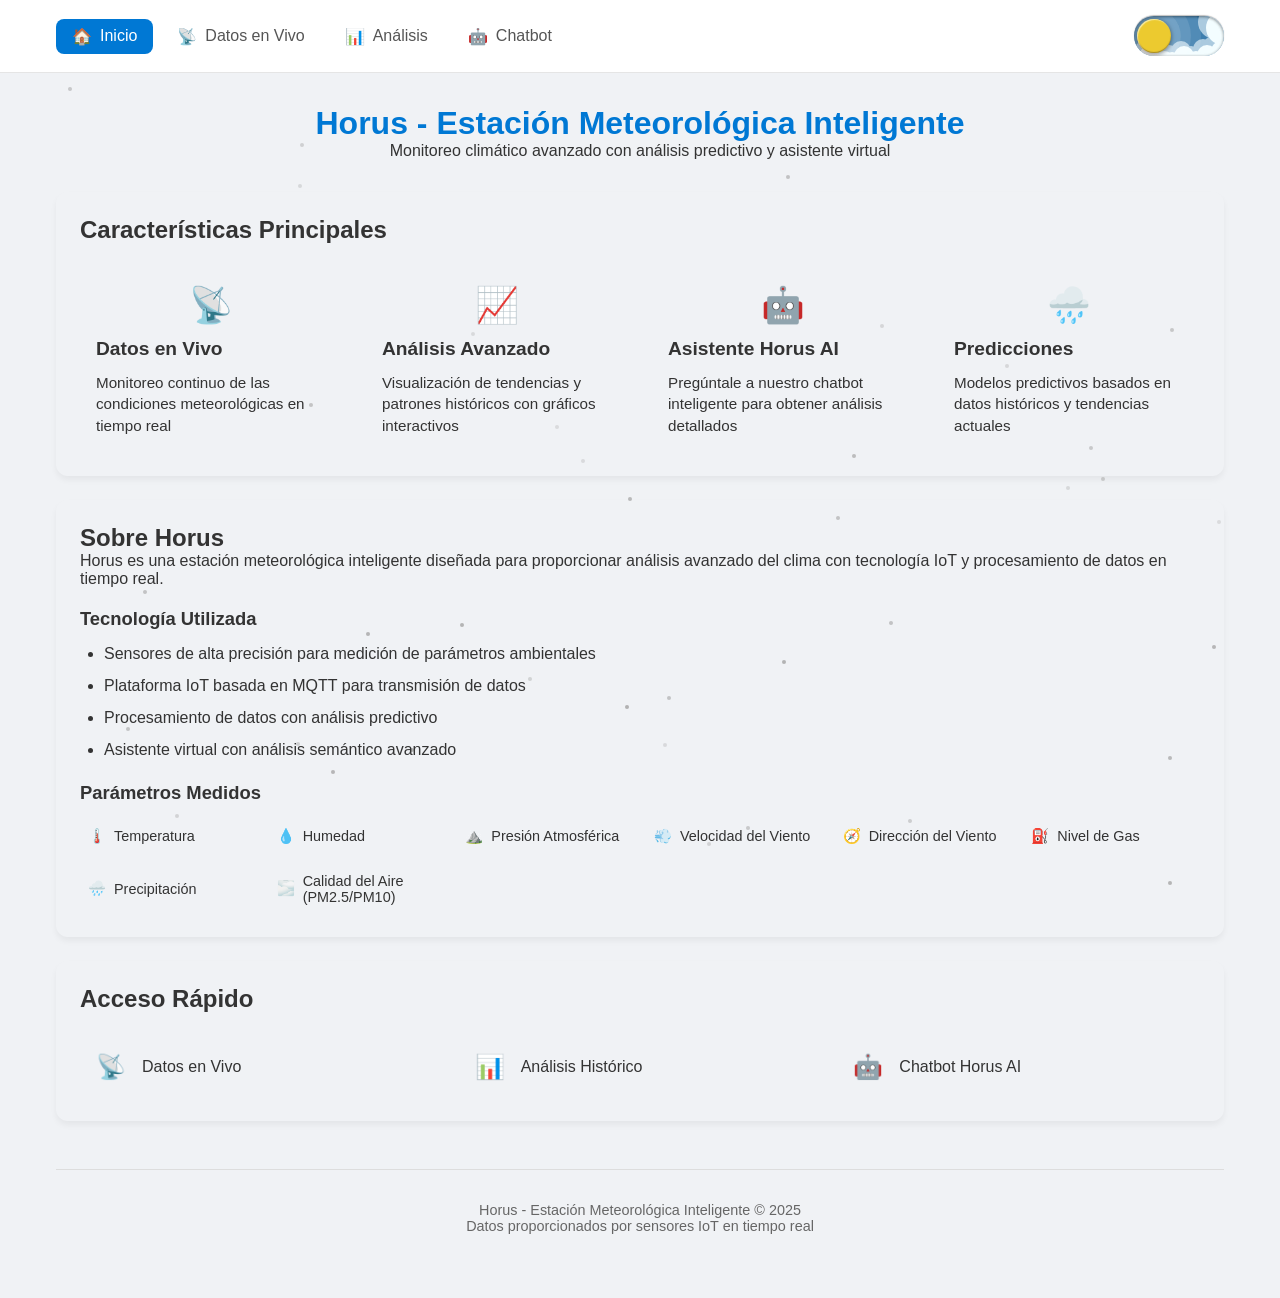
<file: index.html>
<!DOCTYPE html>
<html lang="es">
<head>
  <meta charset="UTF-8" />
  <meta name="viewport" content="width=device-width, initial-scale=1.0"/>
  <title>Horus - Estación Meteorológica Inteligente</title>
  <link rel="stylesheet" href="css/style.css" />
  <link rel="stylesheet" href="css/index.css" />
</head>
<body class="light-mode">
  <nav class="nav">
    <div class="nav-container">
      <div class="nav-buttons">
        <a href="index.html" class="nav-btn active">
          <span class="nav-icon">🏠</span> Inicio
        </a>
        <a href="html/mqtt.html" class="nav-btn">
          <span class="nav-icon">📡</span> Datos en Vivo
        </a>
        <a href="html/analisis.html" class="nav-btn">
          <span class="nav-icon">📊</span> Análisis
        </a>
        <a href="html/chatbot.html" class="nav-btn">
          <span class="nav-icon">🤖</span> Chatbot
        </a>
      </div>

      <!-- Switch de Galahad -->
      <div class="nav-right">
        <label class="theme-switch">
          <input type="checkbox" class="theme-switch__checkbox">
          <div class="theme-switch__container">
            <div class="theme-switch__clouds"></div>
            <div class="theme-switch__stars-container">
              <svg xmlns="http://www.w3.org/2000/svg" viewBox="0 0 144 55" fill="none">
                <path d="M135.831 3.00688C135.055 3.85027 134.111 4.29946 133 4.35447C134.111 4.40947 135.055 4.85867 135.831 5.71123C136.607 6.55462 136.996 7.56303 136.996 8.72727C136.996 7.95722 137.172 7.25134 137.525 6.59129C137.886 5.93124 138.372 5.39954 138.98 5.00535C139.598 4.60199 140.268 4.39114 141 4.35447C139.88 4.2903 138.936 3.8503 138.16 3.0069C137.384 2.1635 136.996 1.16425 136.996 0C136.996 1.16425 136.607 2.16348 135.831 3.00688ZM31 23.3545C32.1114 23.2995 33.0551 22.8503 33.8313 22.0069C34.6075 21.1635 34.9956 20.1642 34.9956 19C34.9956 20.1642 35.3837 21.1635 36.1599 22.0069C36.9361 22.8503 37.8798 23.2903 39 23.3545C38.2679 23.3911 37.5976 23.602 36.9802 24.0053C36.3716 24.3995 35.8864 24.9312 35.5248 25.5913C35.172 26.2513 34.9956 26.9572 34.9956 27.7273C34.9956 26.563 34.6075 25.5546 33.8313 24.7112C33.0551 23.8587 32.1114 23.4095 31 23.3545ZM0 36.3545C1.11136 36.2995 2.05513 35.8503 2.83131 35.0069C3.6075 34.1635 3.99559 33.1642 3.99559 32C3.99559 33.1642 4.38368 34.1635 5.15987 35.0069C5.93605 35.8503 6.87982 36.2903 8 36.3545C7.26792 36.3911 6.59757 36.602 5.98015 37.0053C5.37155 37.3995 4.88644 37.9312 4.52481 38.5913C4.172 39.2513 3.99559 39.9572 3.99559 40.7273C3.99559 39.563 3.6075 38.5546 2.83131 37.7112C2.05513 36.8587 1.11136 36.4095 0 36.3545ZM56.8313 24.0069C56.0551 24.8503 55.1114 25.2995 54 25.3545C55.111 25.4095 56.0551 25.8587 56.8313 26.7112C57.6075 27.5546 57.9956 28.563 57.9956 29.7273C57.9956 28.9572 58.172 28.2513 58.5248 27.5913C58.8864 26.9312 59.3716 26.3995 59.9802 26.0053C60.5976 25.602 61.2679 25.3911 62 25.3545C60.8798 25.2903 59.9361 24.8503 59.1599 24.0069C58.3837 23.1635 57.9956 22.1642 57.9956 21C57.9956 22.1642 57.6075 23.1635 56.8313 24.0069ZM81 25.3545C82.1114 25.2995 83.0551 24.8503 83.8313 24.0069C84.6075 23.1635 84.9956 22.1642 84.9956 21C84.9956 22.1642 85.3837 23.1635 86.1599 24.0069C86.9361 24.8503 87.8798 25.2903 89 25.3545C88.2679 25.3911 87.5976 25.602 86.9802 26.0053C86.3716 26.3995 85.8864 26.9312 85.5248 27.5913C85.172 28.2513 84.9956 28.9572 84.9956 29.7273C84.9956 28.563 84.6075 27.5546 83.8313 26.7112C83.0551 25.8587 82.1114 25.4095 81 25.3545ZM136 36.3545C137.111 36.2995 138.055 35.8503 138.831 35.0069C139.607 34.1635 139.996 33.1642 139.996 32C139.996 33.1642 140.384 34.1635 141.16 35.0069C141.936 35.8503 142.88 36.2903 144 36.3545C143.268 36.3911 142.598 36.602 141.98 37.0053C141.372 37.3995 140.886 37.9312 140.525 38.5913C140.172 39.2513 139.996 39.9572 139.996 40.7273C139.996 39.563 139.607 38.5546 138.831 37.7112C138.055 36.8587 137.111 36.4095 136 36.3545ZM101.831 49.0069C101.055 49.8503 100.111 50.2995 99 50.3545C100.111 50.4095 101.055 50.8587 101.831 51.7112C102.607 52.5546 102.996 53.563 102.996 54.7273C102.996 53.9572 103.172 53.2513 103.525 52.5913C103.886 51.9312 104.372 51.3995 104.98 51.0053C105.598 50.602 106.268 50.3911 107 50.3545C105.88 50.2903 104.936 49.8503 104.16 49.0069C103.384 48.1635 102.996 47.1642 102.996 46C102.996 47.1642 102.607 48.1635 101.831 49.0069Z" fill="currentColor"/>
              </svg>
            </div>
            <div class="theme-switch__circle-container">
              <div class="theme-switch__sun-moon-container">
                <div class="theme-switch__moon">
                  <div class="theme-switch__spot"></div>
                  <div class="theme-switch__spot"></div>
                  <div class="theme-switch__spot"></div>
                </div>
              </div>
            </div>
          </div>
        </label>
      </div>
    </div>
  </nav>

  <div class="container">
    <header>
      <h1>Horus - Estación Meteorológica Inteligente</h1>
      <p>Monitoreo climático avanzado con análisis predictivo y asistente virtual</p>
    </header>

    <main class="dashboard">
      <div class="card features">
        <h2>Características Principales</h2>
        <div class="feature-grid">
          <div class="feature">
            <div class="feature-icon">📡</div>
            <h3>Datos en Vivo</h3>
            <p>Monitoreo continuo de las condiciones meteorológicas en tiempo real</p>
          </div>
          <div class="feature">
            <div class="feature-icon">📈</div>
            <h3>Análisis Avanzado</h3>
            <p>Visualización de tendencias y patrones históricos con gráficos interactivos</p>
          </div>
          <div class="feature">
            <div class="feature-icon">🤖</div>
            <h3>Asistente Horus AI</h3>
            <p>Pregúntale a nuestro chatbot inteligente para obtener análisis detallados</p>
          </div>
          <div class="feature">
            <div class="feature-icon">🌧️</div>
            <h3>Predicciones</h3>
            <p>Modelos predictivos basados en datos históricos y tendencias actuales</p>
          </div>
        </div>
      </div>

      <div class="card system-info">
        <h2>Sobre Horus</h2>
        <div class="info-content">
          <p>Horus es una estación meteorológica inteligente diseñada para proporcionar análisis avanzado del clima con tecnología IoT y procesamiento de datos en tiempo real.</p>
          
          <h3>Tecnología Utilizada</h3>
          <ul>
            <li>Sensores de alta precisión para medición de parámetros ambientales</li>
            <li>Plataforma IoT basada en MQTT para transmisión de datos</li>
            <li>Procesamiento de datos con análisis predictivo</li>
            <li>Asistente virtual con análisis semántico avanzado</li>
          </ul>
          
          <h3>Parámetros Medidos</h3>
          <div class="parameters-grid">
            <div class="parameter">
              <span class="param-icon">🌡️</span>
              <span>Temperatura</span>
            </div>
            <div class="parameter">
              <span class="param-icon">💧</span>
              <span>Humedad</span>
            </div>
            <div class="parameter">
              <span class="param-icon">⛰️</span>
              <span>Presión Atmosférica</span>
            </div>
            <div class="parameter">
              <span class="param-icon">💨</span>
              <span>Velocidad del Viento</span>
            </div>
            <div class="parameter">
              <span class="param-icon">🧭</span>
              <span>Dirección del Viento</span>
            </div>
            <div class="parameter">
              <span class="param-icon">⛽</span>
              <span>Nivel de Gas</span>
            </div>
            <div class="parameter">
              <span class="param-icon">🌧️</span>
              <span>Precipitación</span>
            </div>
            <div class="parameter">
              <span class="param-icon">🌫️</span>
              <span>Calidad del Aire (PM2.5/PM10)</span>
            </div>
          </div>
        </div>
      </div>

      <div class="card quick-access">
        <h2>Acceso Rápido</h2>
        <div class="access-buttons">
          <a href="html/mqtt.html" class="access-btn">
            <span class="btn-icon">📡</span>
            <span>Datos en Vivo</span>
          </a>
          <a href="html/analisis.html" class="access-btn">
            <span class="btn-icon">📊</span>
            <span>Análisis Histórico</span>
          </a>
          <a href="html/chatbot.html" class="access-btn">
            <span class="btn-icon">🤖</span>
            <span>Chatbot Horus AI</span>
          </a>
        </div>
      </div>
    </main>

    <footer>
      <p>Horus - Estación Meteorológica Inteligente &copy; 2025</p>
      <p>Datos proporcionados por sensores IoT en tiempo real</p>
    </footer>
  </div>

  <script src="js/main.js"></script>
</body>
</html>
</file>
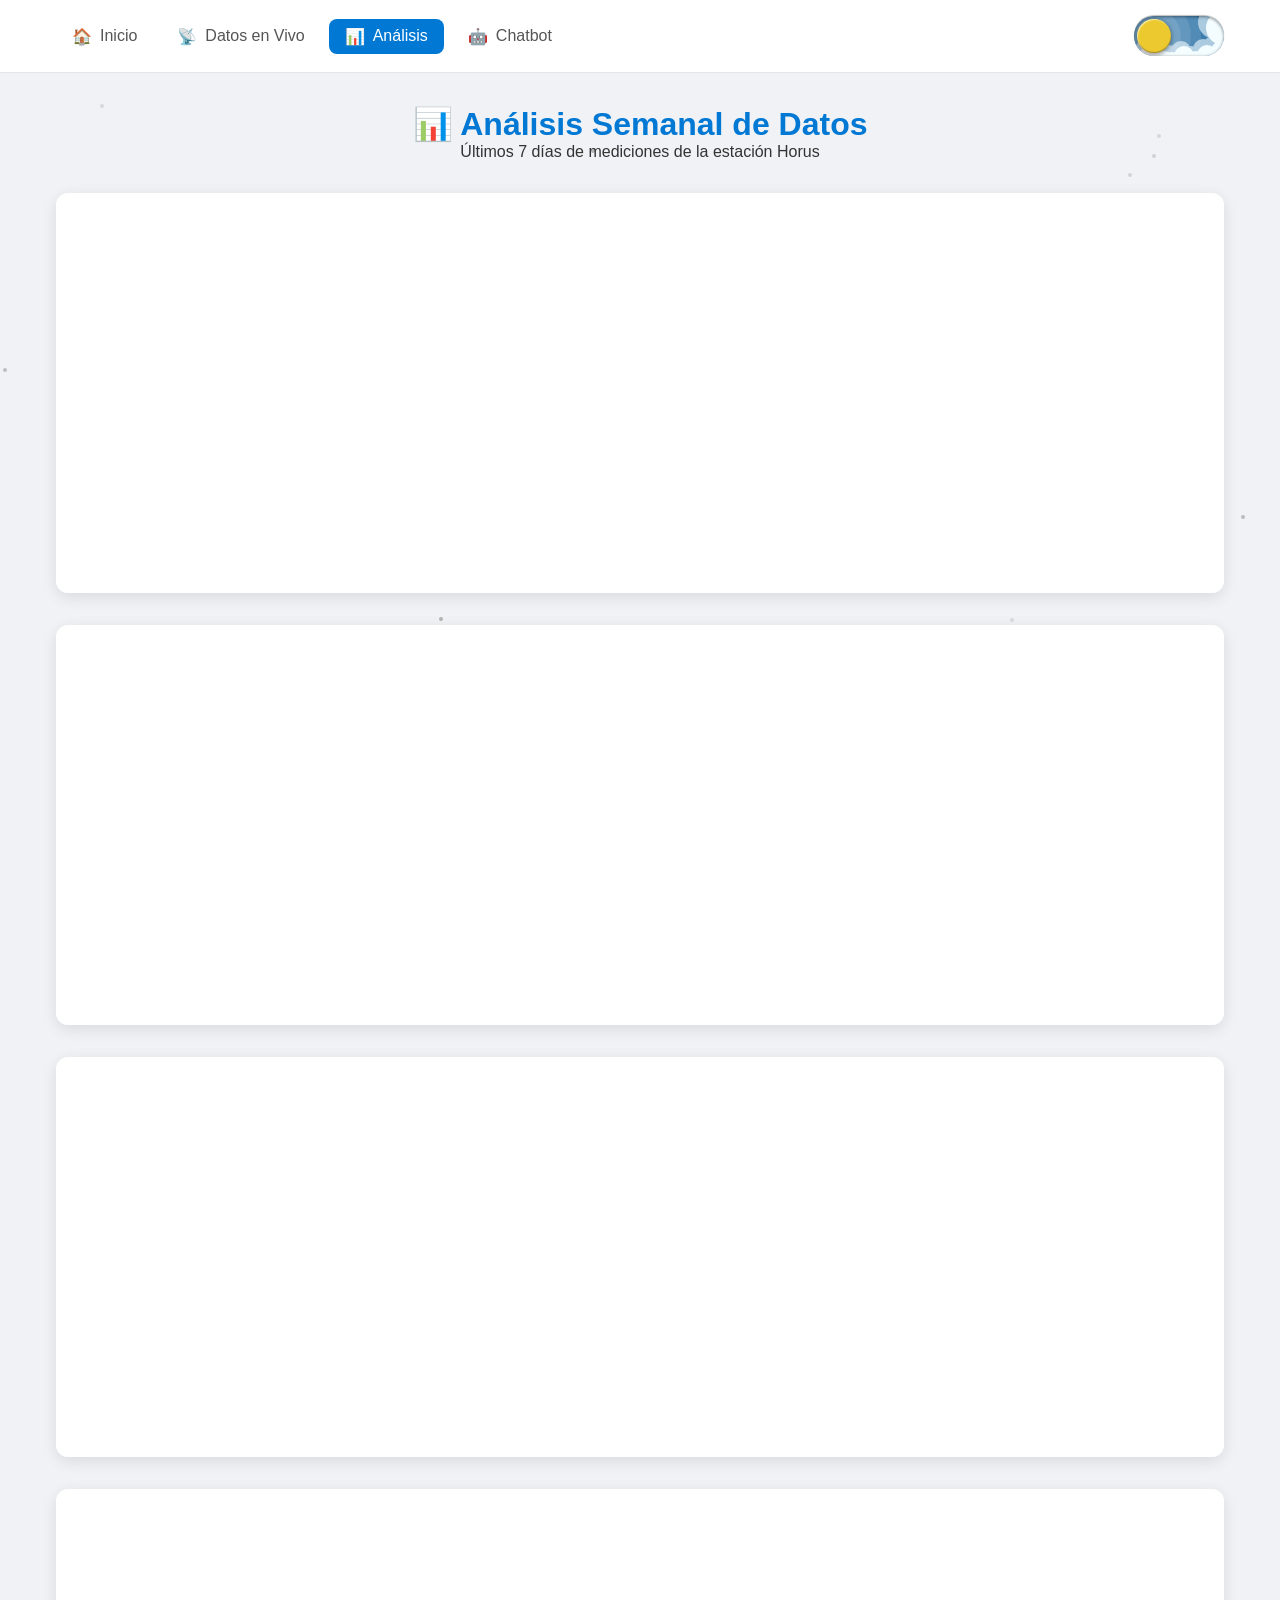
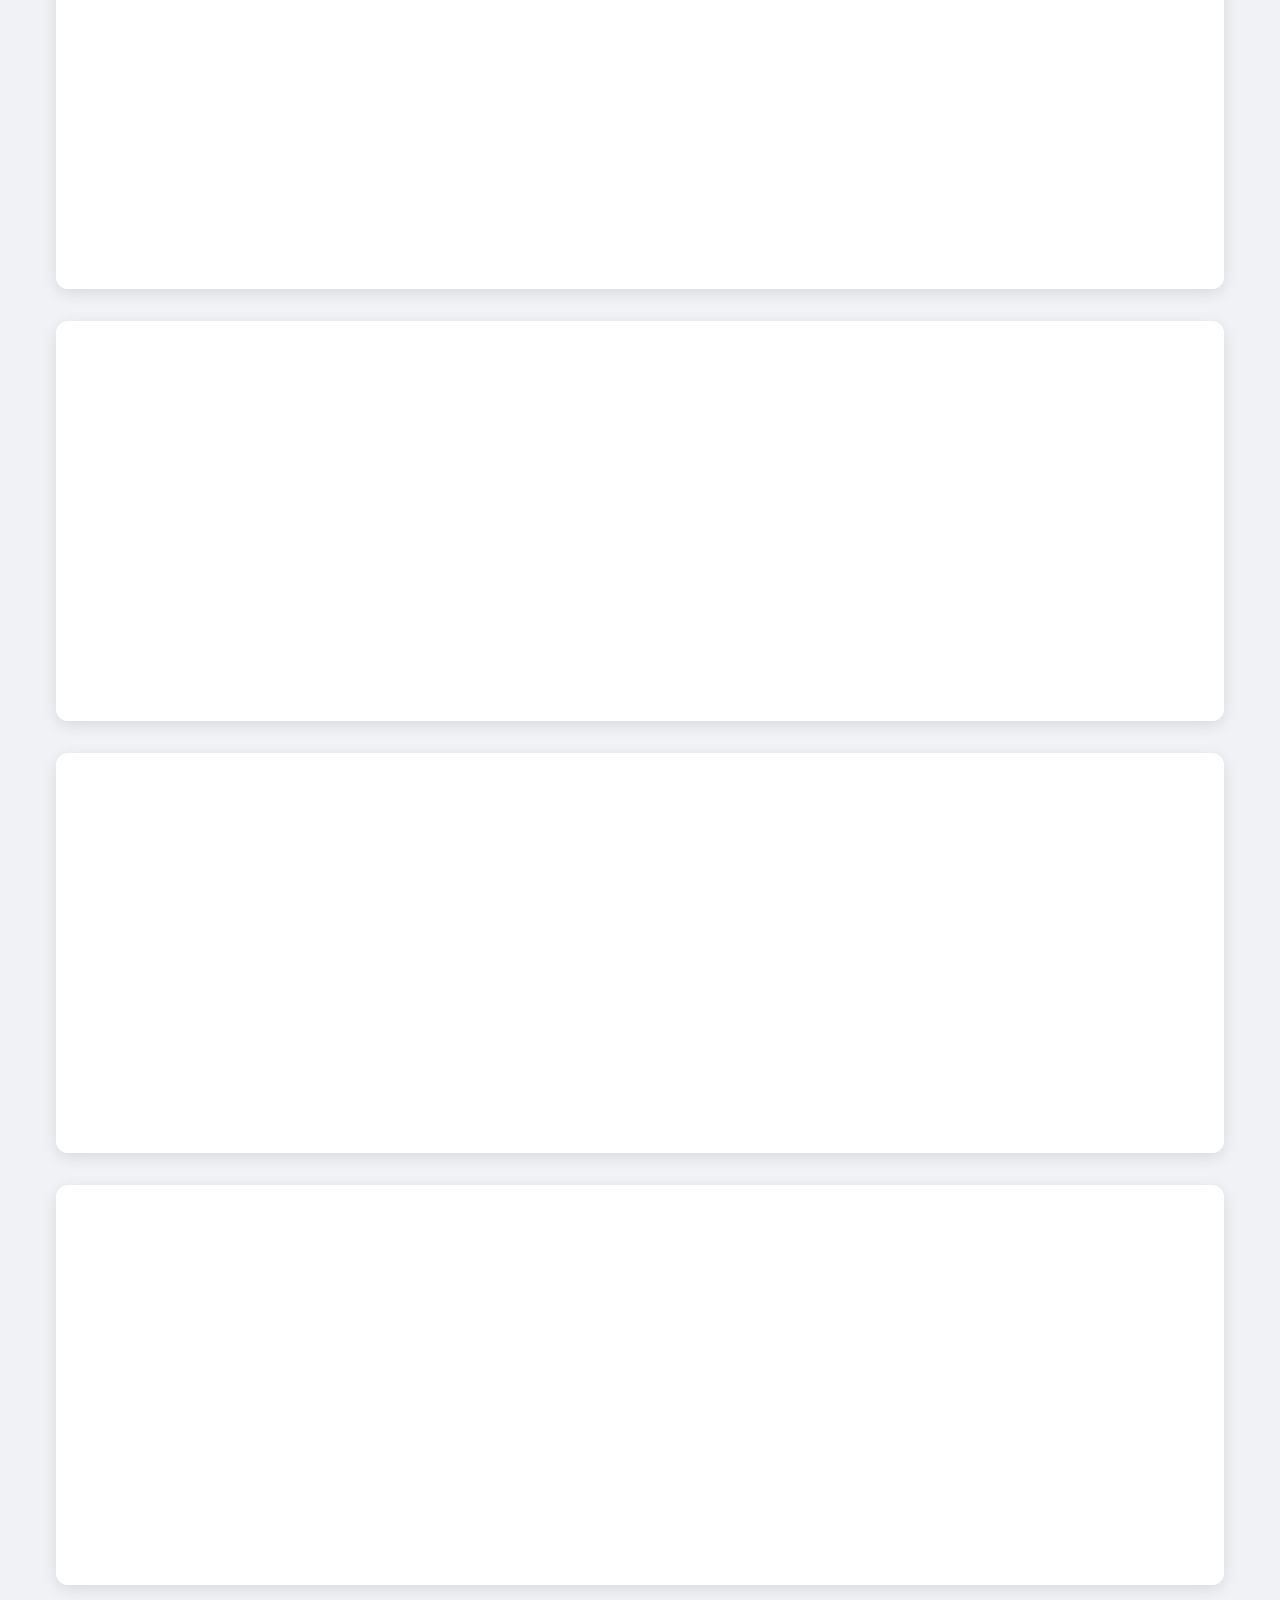
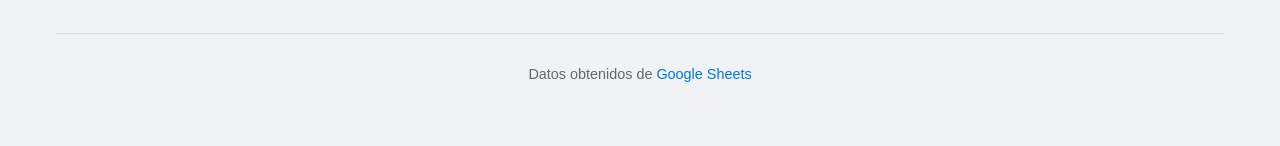
<file: html/analisis.html>
<!DOCTYPE html>
<html lang="es">
<head>
  <meta charset="UTF-8" />
  <meta name="viewport" content="width=device-width, initial-scale=1.0"/>
  <title>Análisis Semanal - Horus</title>
  <link rel="stylesheet" href="../css/style.css" />
  <!-- Carga librerías locales -->
  <script src="../js/PapaParse.js"></script>
  <script src="../js/chart.js"></script>
</head>
<body class="light-mode analisis-page">
  <nav class="nav">
    <div class="nav-container">
      <div class="nav-buttons">
        <a href="../index.html" class="nav-btn">
          <span class="nav-icon">🏠</span> Inicio
        </a>
        <a href="mqtt.html" class="nav-btn">
          <span class="nav-icon">📡</span> Datos en Vivo
        </a>
        <a href="analisis.html" class="nav-btn active">
          <span class="nav-icon">📊</span> Análisis
        </a>
        <!-- Añadido el botón del chatbot -->
        <a href="chatbot.html" class="nav-btn">
          <span class="nav-icon">🤖</span> Chatbot
        </a>
      </div>

      <!-- Switch de Galahad -->
      <div class="nav-right">
        <label class="theme-switch">
          <input type="checkbox" class="theme-switch__checkbox">
          <div class="theme-switch__container">
            <div class="theme-switch__clouds"></div>
            <div class="theme-switch__stars-container">
              <svg xmlns="http://www.w3.org/2000/svg" viewBox="0 0 144 55" fill="none">
                <path d="M135.831 3.00688C135.055 3.85027 134.111 4.29946 133 4.35447C134.111 4.40947 135.055 4.85867 135.831 5.71123C136.607 6.55462 136.996 7.56303 136.996 8.72727C136.996 7.95722 137.172 7.25134 137.525 6.59129C137.886 5.93124 138.372 5.39954 138.98 5.00535C139.598 4.60199 140.268 4.39114 141 4.35447C139.88 4.2903 138.936 3.85027 138.16 3.00688C137.384 2.16348 136.996 1.16425 136.996 0C136.996 1.16425 136.607 2.16348 135.831 3.00688ZM31 23.3545C32.1114 23.2995 33.0551 22.8503 33.8313 22.0069C34.6075 21.1635 34.9956 20.1642 34.9956 19C34.9956 20.1642 35.3837 21.1635 36.1599 22.0069C36.9361 22.8503 37.8798 23.2903 39 23.3545C38.2679 23.3911 37.5976 23.602 36.9802 24.0053C36.3716 24.3995 35.8864 24.9312 35.5248 25.5913C35.172 26.2513 34.9956 26.9572 34.9956 27.7273C34.9956 26.563 34.6075 25.5546 33.8313 24.7112C33.0551 23.8587 32.1114 23.4095 31 23.3545ZM0 36.3545C1.11136 36.2995 2.05513 35.8503 2.83131 35.0069C3.6075 34.1635 3.99559 33.1642 3.99559 32C3.99559 33.1642 4.38368 34.1635 5.15987 35.0069C5.93605 35.8503 6.87982 36.2903 8 36.3545C7.26792 36.3911 6.59757 36.602 5.98015 37.0053C5.37155 37.3995 4.88644 37.9312 4.52481 38.5913C4.172 39.2513 3.99559 39.9572 3.99559 40.7273C3.99559 39.563 3.6075 38.5546 2.83131 37.7112C2.05513 36.8587 1.11136 36.4095 0 36.3545ZM56.8313 24.0069C56.0551 24.8503 55.1114 25.2995 54 25.3545C55.1114 25.4095 56.0551 25.8587 56.8313 26.7112C57.6075 27.5546 57.9956 28.563 57.9956 29.7273C57.9956 28.9572 58.172 28.2513 58.5248 27.5913C58.8864 26.9312 59.3716 26.3995 59.9802 26.0053C60.5976 25.602 61.2679 25.3911 62 25.3545C60.8798 25.2903 59.9361 24.8503 59.1599 24.0069C58.3837 23.1635 57.9956 22.1642 57.9956 21C57.9956 22.1642 57.6075 23.1635 56.8313 24.0069ZM81 25.3545C82.1114 25.2995 83.0551 24.8503 83.8313 24.0069C84.6075 23.1635 84.9956 22.1642 84.9956 21C84.9956 22.1642 85.3837 23.1635 86.1599 24.0069C86.9361 24.8503 87.8798 25.2903 89 25.3545C88.2679 25.3911 87.5976 25.602 86.9802 26.0053C86.3716 26.3995 85.8864 26.9312 85.5248 27.5913C85.172 28.2513 84.9956 28.9572 84.9956 29.7273C84.9956 28.563 84.6075 27.5546 83.8313 26.7112C83.0551 25.8587 82.1114 25.4095 81 25.3545ZM136 36.3545C137.111 36.2995 138.055 35.8503 138.831 35.0069C139.607 34.1635 139.996 33.1642 139.996 32C139.996 33.1642 140.384 34.1635 141.16 35.0069C141.936 35.8503 142.88 36.2903 144 36.3545C143.268 36.3911 142.598 36.602 141.98 37.0053C141.372 37.3995 140.886 37.9312 140.525 38.5913C140.172 39.2513 139.996 39.9572 139.996 40.7273C139.996 39.563 139.607 38.5546 138.831 37.7112C138.055 36.8587 137.111 36.4095 136 36.3545ZM101.831 49.0069C101.055 49.8503 100.111 50.2995 99 50.3545C100.111 50.4095 101.055 50.8587 101.831 51.7112C102.607 52.5546 102.996 53.563 102.996 54.7273C102.996 53.9572 103.172 53.2513 103.525 52.5913C103.886 51.9312 104.372 51.3995 104.98 51.0053C105.598 50.602 106.268 50.3911 107 50.3545C105.88 50.2903 104.936 49.8503 104.16 49.0069C103.384 48.1635 102.996 47.1642 102.996 46C102.996 47.1642 102.607 48.1635 101.831 49.0069Z" fill="currentColor"/>
              </svg>
            </div>
            <div class="theme-switch__circle-container">
              <div class="theme-switch__sun-moon-container">
                <div class="theme-switch__moon">
                  <div class="theme-switch__spot"></div>
                  <div class="theme-switch__spot"></div>
                  <div class="theme-switch__spot"></div>
                </div>
              </div>
            </div>
          </div>
        </label>
      </div>
    </div>
  </nav>

  <div class="container">
    <header>
      <h1>📊 Análisis Semanal de Datos</h1>
      <p>Últimos 7 días de mediciones de la estación Horus</p>
    </header>

    <main id="charts-container">
      <div class="chart-wrapper-full">
        <canvas id="tempChart"></canvas>
      </div>
      <div class="chart-wrapper-full">
        <canvas id="humChart"></canvas>
      </div>
      <div class="chart-wrapper-full">
        <canvas id="pressChart"></canvas>
      </div>
      <div class="chart-wrapper-full">
        <canvas id="pm25Chart"></canvas>
      </div>
      <div class="chart-wrapper-full">
        <canvas id="windChart"></canvas>
      </div>
      <div class="chart-wrapper-full">
        <canvas id="rainChart"></canvas>
      </div>
      <div class="chart-wrapper-full">
        <canvas id="gasChart"></canvas>
      </div>
    </main>

    <footer>
      <p>Datos obtenidos de <a href="https://docs.google.com/spreadsheets/d/1k1EBYptoYHVg982yqQdPF9Glt0PJAUZWMW0J-z4ps-4/edit  " target="_blank">Google Sheets</a></p>
    </footer>
  </div>

  <!-- CARGA main.js AL FINAL: es CRÍTICO -->
  <script src="../js/main.js"></script>
  
  <!-- Script de análisis -->
  <script>
    document.addEventListener("DOMContentLoaded", () => {
      const sheetURL = "https://docs.google.com/spreadsheets/d/e/2PACX-1vRWCl1SexRqaXBFHYwWMLz2NjeZ0JlHmSRa2Ia_XUz974vGK8a74QgBqfhZRGxKkEzDGn1JdD1sDLpq/pub?gid=0&single=true&output=csv";
      let charts = [];
  
      Papa.parse(sheetURL, {
        download: true,
        header: false,
        skipEmptyLines: true,
        complete: function(results) {
          try {
            const data = results.data.slice(1).map(row => ({
              fecha: row[0]?.split(' ')[0] || '',
              temp: parseFloat(row[1]),
              hum: parseFloat(row[2]),
              pres: parseFloat(row[3]),
              pm25: parseFloat(row[6]),
              pm10: parseFloat(row[7]),
              wind: parseFloat(row[8]),
              gas: parseFloat(row[10]),
              lluvia: parseFloat(row[11])
            })).filter(row => row.fecha && !isNaN(row.temp));
  
            if (data.length === 0) return;
  
            const oneWeekAgo = new Date();
            oneWeekAgo.setDate(oneWeekAgo.getDate() - 7);
            const lastWeekData = data.filter(row => new Date(row.fecha) >= oneWeekAgo);
  
            if (lastWeekData.length === 0) return;
  
            // Crea y guarda cada gráfico
            charts.push(createChart('tempChart', 'Temperatura (°C)', lastWeekData, 'temp', '#FF6384'));
            charts.push(createChart('humChart', 'Humedad (%)', lastWeekData, 'hum', '#36A2EB'));
            charts.push(createChart('pressChart', 'Presión (hPa)', lastWeekData, 'pres', '#FFCE56'));
            charts.push(createChart('pm25Chart', 'PM2.5 (µg/m³)', lastWeekData, 'pm25', '#4BC0C0'));
            charts.push(createChart('windChart', 'Viento (km/h)', lastWeekData, 'wind', '#C9CBCF'));
            charts.push(createChart('rainChart', 'Lluvia (mm)', lastWeekData, 'lluvia', '#46BFBD'));
            charts.push(createChart('gasChart', 'Resistencia de Gas (kΩ)', lastWeekData, 'gas', '#FDB45C'));
            
            // Hacer disponible para main.js
            window.chartInstances = charts;
            
          } catch (error) {
            console.error("❌ Error procesando datos:", error);
          }
        }
      });
  
      function createChart(canvasId, label, chartData, field, color) {
        const ctx = document.getElementById(canvasId)?.getContext('2d');
        if (!ctx) return null;
  
        return new Chart(ctx, {
          type: 'line',
          data: {  // ✅ CORRECCIÓN 1: Agregado "data:"
            labels: chartData.map(d => d.fecha),
            datasets: [{
              label: label,
              data: chartData.map(d => d[field] || null),  // ✅ CORRECCIÓN 2: Agregado "data:"
              borderColor: color,
              backgroundColor: color + '40',
              borderWidth: 3,
              tension: 0.3,
              pointRadius: 3
            }]
          },
          options: {
            responsive: true,
            maintainAspectRatio: false,
            scales: {
              x: { 
                title: { display: true, text: 'Fecha' }
              },
              y: { 
                beginAtZero: false, 
                title: { display: true, text: label }
              }
            }
          }
        });
      }
      
      // Función para actualizar los gráficos
      window.updateCharts = () => {
        if (!charts || charts.length === 0) return;
        
        // Eliminar y recrear los gráficos para forzar un cambio inmediato
        charts.forEach(chart => {
          if (chart && chart.destroy) {
            chart.destroy();
          }
        });
        
        // Limpiar el array
        charts = [];
        
        // Volver a crear los gráficos
        const dataElements = document.querySelectorAll('[data-chart-data]');
        if (dataElements.length > 0) {
          const data = JSON.parse(dataElements[0].dataset.chartData);
          
          charts.push(createChart('tempChart', 'Temperatura (°C)', data, 'temp', '#FF6384'));
          charts.push(createChart('humChart', 'Humedad (%)', data, 'hum', '#36A2EB'));
          charts.push(createChart('pressChart', 'Presión (hPa)', data, 'pres', '#FFCE56'));
          charts.push(createChart('pm25Chart', 'PM2.5 (µg/m³)', data, 'pm25', '#4BC0C0'));
          charts.push(createChart('windChart', 'Viento (km/h)', data, 'wind', '#C9CBCF'));
          charts.push(createChart('rainChart', 'Lluvia (mm)', data, 'lluvia', '#46BFBD'));
          charts.push(createChart('gasChart', 'Resistencia de Gas (kΩ)', data, 'gas', '#FDB45C'));
        }
        
        window.chartInstances = charts;
      };
    });
  </script>
</body>
</html>
</file>
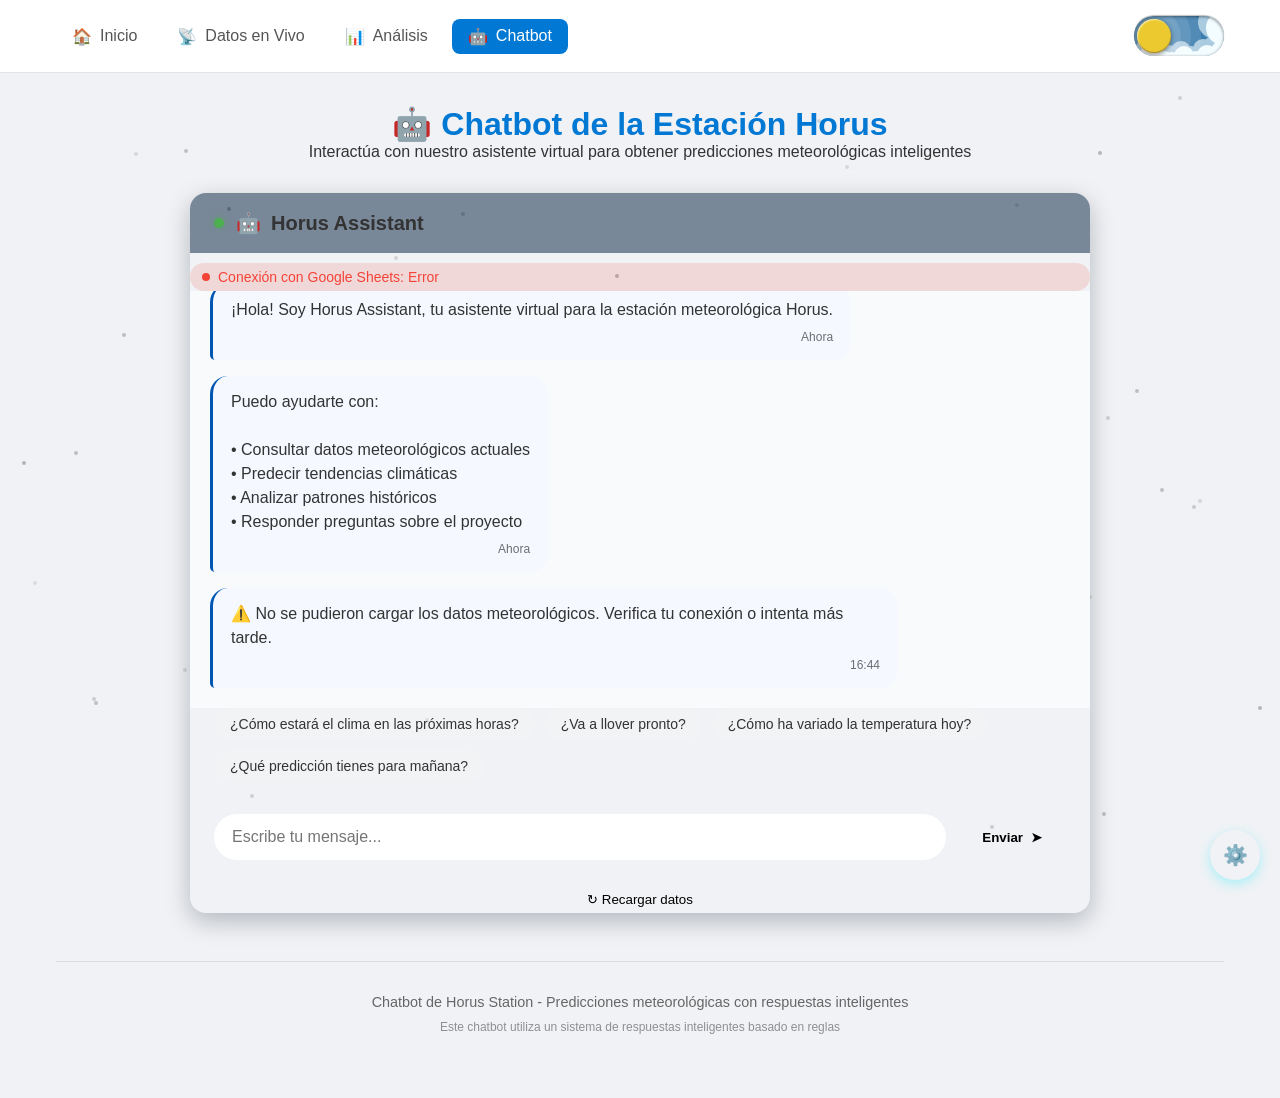
<file: html/chatbot.html>
<!DOCTYPE html>
<html lang="es">
<head>
  <meta charset="UTF-8" />
  <meta name="viewport" content="width=device-width, initial-scale=1.0"/>
  <title>Chatbot - Horus Station</title>
  <link rel="stylesheet" href="../css/style.css" />
  <style>
    /* Estilos específicos para el chatbot */
    .chat-container {
      max-width: 900px;
      margin: 0 auto;
      height: calc(100vh - 180px);
      display: flex;
      flex-direction: column;
      background: var(--card-bg);
      border-radius: 16px;
      overflow: hidden;
      box-shadow: 0 8px 24px rgba(0, 10, 30, 0.25);
      border: 1px solid var(--border);
    }
    
    .chat-header {
      padding: 18px 24px;
      background: rgba(0, 30, 60, 0.5);
      border-bottom: 1px solid var(--border);
      display: flex;
      align-items: center;
      gap: 12px;
    }
    
    .chat-header h2 {
      font-size: 20px;
      font-weight: 600;
      color: var(--text);
      display: flex;
      align-items: center;
      gap: 10px;
    }
    
    .chat-header .status-indicator {
      display: inline-block;
      width: 10px;
      height: 10px;
      background: #4CAF50;
      border-radius: 50%;
      box-shadow: 0 0 6px rgba(76, 175, 80, 0.5);
    }
    
    .chat-messages {
      flex: 1;
      overflow-y: auto;
      padding: 20px;
      display: flex;
      flex-direction: column;
      gap: 16px;
      background: var(--bg);
    }
    
    .message {
      max-width: 80%;
      padding: 14px 18px;
      border-radius: 18px;
      line-height: 1.5;
      animation: fadeIn 0.2s ease;
    }
    
    @keyframes fadeIn {
      from { opacity: 0; transform: translateY(10px); }
      to { opacity: 1; transform: translateY(0); }
    }
    
    .message.user {
      background: var(--primary);
      color: #000;
      align-self: flex-end;
      border-bottom-right-radius: 5px;
    }
    
    .message.bot {
      background: rgba(255, 255, 255, 0.08);
      color: var(--text);
      align-self: flex-start;
      border-bottom-left-radius: 5px;
      border-left: 3px solid var(--primary);
    }
    
    .message-time {
      font-size: 12px;
      color: var(--text-secondary);
      opacity: 0.7;
      margin-top: 6px;
      text-align: right;
    }
    
    .chat-input {
      padding: 16px 24px;
      border-top: 1px solid var(--border);
      display: flex;
      gap: 12px;
    }
    
    .chat-input input {
      flex: 1;
      padding: 14px 18px;
      border-radius: 30px;
      border: 1px solid var(--border);
      background: rgba(255, 255, 255, 0.05);
      color: var(--text);
      font-size: 16px;
      transition: all 0.2s ease;
    }
    
    .chat-input input:focus {
      outline: none;
      border-color: var(--primary);
      box-shadow: 0 0 0 2px var(--primary-glow);
    }
    
    .chat-input button {
      padding: 0 24px;
      background: var(--primary);
      color: #000;
      border: none;
      border-radius: 30px;
      font-weight: 600;
      cursor: pointer;
      transition: all 0.2s ease;
      display: flex;
      align-items: center;
      gap: 8px;
    }
    
    .chat-input button:hover {
      transform: translateY(-2px);
      box-shadow: 0 4px 12px var(--primary-glow);
    }
    
    .chat-input button:active {
      transform: translateY(0);
    }
    
    .suggestions {
      display: flex;
      flex-wrap: wrap;
      gap: 10px;
      padding: 0 24px 16px;
    }
    
    .suggestion {
      background: rgba(255, 255, 255, 0.08);
      color: var(--text);
      padding: 8px 16px;
      border-radius: 20px;
      font-size: 14px;
      cursor: pointer;
      transition: all 0.2s ease;
      border: 1px solid var(--border);
    }
    
    .suggestion:hover {
      background: var(--primary);
      color: #000;
      transform: translateY(-2px);
    }
    
    .typing-indicator {
      display: inline-flex;
      align-items: center;
      gap: 4px;
      padding: 10px 16px;
      background: rgba(255, 255, 255, 0.08);
      border-radius: 18px;
      border-left: 3px solid var(--primary);
      align-self: flex-start;
    }
    
    .typing-dot {
      width: 6px;
      height: 6px;
      background: var(--text);
      border-radius: 50%;
      animation: typing 1.4s infinite ease-in-out;
    }
    
    .typing-dot:nth-child(2) {
      animation-delay: 0.2s;
    }
    
    .typing-dot:nth-child(3) {
      animation-delay: 0.4s;
    }
    
    @keyframes typing {
      0%, 60%, 100% { transform: translateY(0); }
      30% { transform: translateY(-5px); }
    }
    
    /* Estilos para modo claro */
    body.light-mode .message.user {
      background: #0056b3;
      color: white;
    }
    
    body.light-mode .message.bot {
      background: #f5f9ff;
      color: #333333;
      border-left: 3px solid #0056b3;
    }
    
    body.light-mode .chat-messages {
      background: #f8fafc;
    }
    
    body.light-mode .chat-input input {
      background: #ffffff;
      border-color: #e0e0e0;
    }
    
    /* Animaciones de entrada */
    .chat-container {
      opacity: 0;
      transform: translateY(20px);
      animation: containerFadeIn 0.5s ease forwards;
    }
    
    @keyframes containerFadeIn {
      to { opacity: 1; transform: translateY(0); }
    }
    
    /* Responsive */
    @media (max-width: 768px) {
      .chat-container {
        height: calc(100vh - 160px);
        border-radius: 12px;
      }
      
      .message {
        max-width: 90%;
      }
      
      .chat-header {
        padding: 14px 18px;
      }
      
      .chat-messages {
        padding: 16px;
      }
      
      .chat-input {
        padding: 12px 16px;
      }
      
      .chat-input input {
        padding: 12px 16px;
      }
      
      .chat-input button {
        padding: 0 18px;
        font-size: 14px;
      }
    }
    
    /* Indicador de estado de conexión */
    .connection-status {
      display: inline-flex;
      align-items: center;
      gap: 8px;
      padding: 6px 12px;
      border-radius: 20px;
      font-size: 14px;
      margin-top: 10px;
    }
    
    .connection-status.connected {
      background: rgba(76, 175, 80, 0.15);
      color: #4CAF50;
    }
    
    .connection-status.disconnected {
      background: rgba(244, 67, 54, 0.15);
      color: #F44336;
    }
    
    .status-dot {
      width: 8px;
      height: 8px;
      border-radius: 50%;
      background: #4CAF50;
    }
    
    /* Configuración de IA */
    .ia-settings {
      position: fixed;
      bottom: 20px;
      right: 20px;
      z-index: 1000;
    }
    
    .ia-settings-btn {
      background: var(--primary);
      color: #000;
      border: none;
      border-radius: 50%;
      width: 50px;
      height: 50px;
      font-size: 20px;
      display: flex;
      align-items: center;
      justify-content: center;
      cursor: pointer;
      box-shadow: 0 4px 12px rgba(0, 234, 255, 0.3);
      transition: all 0.2s ease;
    }
    
    .ia-settings-btn:hover {
      transform: scale(1.1);
      box-shadow: 0 6px 16px rgba(0, 234, 255, 0.4);
    }
    
    .ia-settings-panel {
      position: fixed;
      bottom: 80px;
      right: 20px;
      background: var(--card-bg);
      border-radius: 12px;
      padding: 16px;
      width: 400px;
      box-shadow: 0 8px 24px rgba(0, 10, 30, 0.3);
      display: none;
      z-index: 1000;
      max-height: 80vh;
      overflow-y: auto;
    }
    
    .ia-settings-panel.active {
      display: block;
    }
    
    .ia-settings-panel h3 {
      margin: 0 0 12px;
      color: var(--text);
      display: flex;
      align-items: center;
      gap: 8px;
    }
    
    .ia-settings-panel h4 {
      margin: 16px 0 8px;
      color: var(--text);
      font-size: 16px;
    }
    
    .ia-settings-panel p {
      margin: 8px 0;
      line-height: 1.5;
    }
    
    .ia-settings-panel a {
      color: var(--primary);
      text-decoration: none;
    }
    
    .ia-settings-panel a:hover {
      text-decoration: underline;
    }
    
    .ia-settings-panel input {
      width: 100%;
      padding: 8px 12px;
      margin-bottom: 12px;
      border-radius: 6px;
      border: 1px solid var(--border);
      background: rgba(255, 255, 255, 0.05);
      color: var(--text);
    }
    
    .ia-settings-panel button {
      width: 100%;
      padding: 8px;
      background: var(--primary);
      color: #000;
      border: none;
      border-radius: 6px;
      cursor: pointer;
      font-weight: 500;
    }
    
    .ia-status {
      display: inline-block;
      padding: 4px 8px;
      border-radius: 12px;
      font-size: 12px;
      margin-top: 4px;
    }
    
    .ia-status.connected {
      background: rgba(76, 175, 80, 0.15);
      color: #4CAF50;
    }
    
    .ia-status.disconnected {
      background: rgba(244, 67, 54, 0.15);
      color: #F44336;
    }
    
    .step {
      counter-increment: step-counter;
      position: relative;
      padding-left: 32px;
      margin: 16px 0;
    }
    
    .step:before {
      content: counter(step-counter);
      position: absolute;
      left: 0;
      top: 0;
      width: 24px;
      height: 24px;
      background: var(--primary);
      color: #000;
      border-radius: 50%;
      display: flex;
      align-items: center;
      justify-content: center;
      font-weight: bold;
      font-size: 14px;
    }
    
    .step-img {
      background: rgba(255, 255, 255, 0.05);
      border-radius: 8px;
      padding: 8px;
      margin: 8px 0;
      font-size: 12px;
      color: var(--text-secondary);
      text-align: center;
    }
    
    .step-img::before {
      content: "🖼️ Captura de pantalla";
      display: block;
      margin-bottom: 4px;
    }
    
    .token-example {
      background: rgba(255, 255, 255, 0.05);
      border-radius: 6px;
      padding: 8px;
      font-family: monospace;
      font-size: 14px;
      margin: 8px 0;
    }
    
    .disclaimer {
      font-size: 12px;
      color: var(--text-secondary);
      opacity: 0.7;
      margin-top: 10px;
    }
    
    .tab-container {
      margin-top: 16px;
    }
    
    .tab-buttons {
      display: flex;
      border-bottom: 1px solid var(--border);
    }
    
    .tab-button {
      padding: 8px 16px;
      background: transparent;
      border: none;
      cursor: pointer;
      color: var(--text-secondary);
      border-bottom: 2px solid transparent;
    }
    
    .tab-button.active {
      color: var(--text);
      border-bottom: 2px solid var(--primary);
      font-weight: 500;
    }
    
    .tab-content {
      display: none;
      padding: 16px 0;
    }
    
    .tab-content.active {
      display: block;
    }
    
    /* Diagnóstico */
    .diagnostic-panel {
      background: rgba(255, 255, 255, 0.05);
      border-radius: 8px;
      padding: 12px;
      margin-top: 12px;
      font-size: 13px;
    }
    
    .diagnostic-item {
      margin: 8px 0;
      display: flex;
      align-items: center;
      gap: 8px;
    }
    
    .diagnostic-status {
      width: 12px;
      height: 12px;
      border-radius: 50%;
    }
    
    .status-good {
      background: #4CAF50;
    }
    
    .status-warning {
      background: #FFC107;
    }
    
    .status-error {
      background: #F44336;
    }
    
    .diagnostic-title {
      font-weight: bold;
      margin-bottom: 8px;
    }
    
    .diagnostic-btn {
      background: var(--primary);
      color: #000;
      border: none;
      border-radius: 6px;
      padding: 6px 12px;
      margin-top: 10px;
      cursor: pointer;
      font-size: 13px;
    }
    
    .diagnostic-detail {
      font-size: 12px;
      color: var(--text-secondary);
      margin-left: 24px;
      margin-top: 4px;
    }
    
    .troubleshooting {
      background: rgba(255, 255, 255, 0.05);
      border-radius: 8px;
      padding: 12px;
      margin-top: 12px;
    }
    
    .troubleshooting h4 {
      margin: 0 0 8px;
      color: var(--text);
    }
    
    .troubleshooting ul {
      padding-left: 20px;
      margin: 8px 0;
    }
    
    .troubleshooting li {
      margin-bottom: 4px;
    }
    
    .data-sample {
      background: rgba(0, 0, 0, 0.1);
      border-radius: 6px;
      padding: 8px;
      font-family: monospace;
      font-size: 12px;
      margin: 8px 0;
      max-height: 100px;
      overflow-y: auto;
    }
    
    .solution {
      background: rgba(76, 175, 80, 0.1);
      border-left: 3px solid #4CAF50;
      padding: 8px;
      border-radius: 4px;
      margin-top: 8px;
    }
  </style>
</head>
<body class="light-mode chatbot-page">
  <nav class="nav">
    <div class="nav-container">
      <div class="nav-buttons">
        <a href="../index.html" class="nav-btn">
          <span class="nav-icon">🏠</span> Inicio
        </a>
        <a href="mqtt.html" class="nav-btn">
          <span class="nav-icon">📡</span> Datos en Vivo
        </a>
        <a href="analisis.html" class="nav-btn">
          <span class="nav-icon">📊</span> Análisis
        </a>
        <a href="chatbot.html" class="nav-btn active">
          <span class="nav-icon">🤖</span> Chatbot
        </a>
      </div>

      <!-- Switch de Galahad -->
      <div class="nav-right">
        <label class="theme-switch">
          <input type="checkbox" class="theme-switch__checkbox">
          <div class="theme-switch__container">
            <div class="theme-switch__clouds"></div>
            <div class="theme-switch__stars-container">
              <svg xmlns="http://www.w3.org/2000/svg" viewBox="0 0 144 55" fill="none">
                <path d="M135.831 3.00688C135.055 3.85027 134.111 4.29946 133 4.35447C134.111 4.40947 135.055 4.85867 135.831 5.71123C136.607 6.55462 136.996 7.56303 136.996 8.72727C136.996 7.95722 137.172 7.25134 137.525 6.59129C137.886 5.93124 138.372 5.39954 138.98 5.00535C139.598 4.60199 140.268 4.39114 141 4.35447C139.88 4.2903 138.936 3.85027 138.16 3.00688C137.384 2.16348 136.996 1.16425 136.996 0C136.996 1.16425 136.607 2.16348 135.831 3.00688ZM31 23.3545C32.1114 23.2995 33.0551 22.8503 33.8313 22.0069C34.6075 21.1635 34.9956 20.1642 34.9956 19C34.9956 20.1642 35.3837 21.1635 36.1599 22.0069C36.9361 22.8503 37.8798 23.2903 39 23.3545C38.2679 23.3911 37.5976 23.602 36.9802 24.0053C36.3716 24.3995 35.8864 24.9312 35.5248 25.5913C35.172 26.2513 34.9956 26.9572 34.9956 27.7273C34.9956 26.563 34.6075 25.5546 33.8313 24.7112C33.0551 23.8587 32.1114 23.4095 31 23.3545ZM0 36.3545C1.11136 36.2995 2.05513 35.8503 2.83131 35.0069C3.6075 34.1635 3.99559 33.1642 3.99559 32C3.99559 33.1642 4.38368 34.1635 5.15987 35.0069C5.93605 35.8503 6.87982 36.2903 8 36.3545C7.26792 36.3911 6.59757 36.602 5.98015 37.0053C5.37155 37.3995 4.88644 37.9312 4.52481 38.5913C4.172 39.2513 3.99559 39.9572 3.99559 40.7273C3.99559 39.563 3.6075 38.5546 2.83131 37.7112C2.05513 36.8587 1.11136 36.4095 0 36.3545ZM56.8313 24.0069C56.0551 24.8503 55.1114 25.2995 54 25.3545C55.1114 25.4095 56.0551 25.8587 56.8313 26.7112C57.6075 27.5546 57.9956 28.563 57.9956 29.7273C57.9956 28.9572 58.172 28.2513 58.5248 27.5913C58.8864 26.9312 59.3716 26.3995 59.9802 26.0053C60.5976 25.602 61.2679 25.3911 62 25.3545C60.8798 25.2903 59.9361 24.8503 59.1599 24.0069C58.3837 23.1635 57.9956 22.1642 57.9956 21C57.9956 22.1642 57.6075 23.1635 56.8313 24.0069ZM81 25.3545C82.1114 25.2995 83.0551 24.8503 83.8313 24.0069C84.6075 23.1635 84.9956 22.1642 84.9956 21C84.9956 22.1642 85.3837 23.1635 86.1599 24.0069C86.9361 24.8503 87.8798 25.2903 89 25.3545C88.2679 25.3911 87.5976 25.602 86.9802 26.0053C86.3716 26.3995 85.8864 26.9312 85.5248 27.5913C85.172 28.2513 84.9956 28.9572 84.9956 29.7273C84.9956 28.563 84.6075 27.5546 83.8313 26.7112C83.0551 25.8587 82.1114 25.4095 81 25.3545ZM136 36.3545C137.111 36.2995 138.055 35.8503 138.831 35.0069C139.607 34.1635 139.996 33.1642 139.996 32C139.996 33.1642 140.384 34.1635 141.16 35.0069C141.936 35.8503 142.88 36.2903 144 36.3545C143.268 36.3911 142.598 36.602 141.98 37.0053C141.372 37.3995 140.886 37.9312 140.525 38.5913C140.172 39.2513 139.996 39.9572 139.996 40.7273C139.996 39.563 139.607 38.5546 138.831 37.7112C138.055 36.8587 137.111 36.4095 136 36.3545ZM101.831 49.0069C101.055 49.8503 100.111 50.2995 99 50.3545C100.111 50.4095 101.055 50.8587 101.831 51.7112C102.607 52.5546 102.996 53.563 102.996 54.7273C102.996 53.9572 103.172 53.2513 103.525 52.5913C103.886 51.9312 104.372 51.3995 104.98 51.0053C105.598 50.602 106.268 50.3911 107 50.3545C105.88 50.2903 104.936 49.8503 104.16 49.0069C103.384 48.1635 102.996 47.1642 102.996 46C102.996 47.1642 102.607 48.1635 101.831 49.0069Z" fill="currentColor"/>
              </svg>
            </div>
            <div class="theme-switch__circle-container">
              <div class="theme-switch__sun-moon-container">
                <div class="theme-switch__moon">
                  <div class="theme-switch__spot"></div>
                  <div class="theme-switch__spot"></div>
                  <div class="theme-switch__spot"></div>
                </div>
              </div>
            </div>
          </div>
        </label>
      </div>
    </div>
  </nav>

  <div class="container">
    <header>
      <h1>🤖 Chatbot de la Estación Horus</h1>
      <p>Interactúa con nuestro asistente virtual para obtener predicciones meteorológicas inteligentes</p>
    </header>

    <main class="chat-main">
      <div class="chat-container">
        <div class="chat-header">
          <div class="status-indicator"></div>
          <h2><span>🤖</span> Horus Assistant</h2>
        </div>
        
        <div class="chat-messages" id="chat-messages">
          <div class="message bot">
            ¡Hola! Soy Horus Assistant, tu asistente virtual para la estación meteorológica Horus.
            <div class="message-time">Ahora</div>
          </div>
          <div class="message bot">
            Puedo ayudarte con:
            <br><br>
            • Consultar datos meteorológicos actuales
            <br>
            • Predecir tendencias climáticas
            <br>
            • Analizar patrones históricos
            <br>
            • Responder preguntas sobre el proyecto
            <div class="message-time">Ahora</div>
          </div>
        </div>
        
        <div class="suggestions" id="suggestions">
          <div class="suggestion">¿Cómo estará el clima en las próximas horas?</div>
          <div class="suggestion">¿Va a llover pronto?</div>
          <div class="suggestion">¿Cómo ha variado la temperatura hoy?</div>
          <div class="suggestion">¿Qué predicción tienes para mañana?</div>
        </div>
        
        <div class="chat-input">
          <input type="text" id="user-input" placeholder="Escribe tu mensaje...">
          <button id="send-button">
            <span>Enviar</span> ➤
          </button>
        </div>
      </div>
    </main>

    <footer>
      <p>Chatbot de Horus Station - Predicciones meteorológicas con respuestas inteligentes</p>
      <p class="disclaimer">Este chatbot utiliza un sistema de respuestas inteligentes basado en reglas</p>
    </footer>
  </div>

  <!-- CARGA main.js AL FINAL: es CRÍTICO -->
  <script src="../js/main.js"></script>
  
  <!-- Panel de configuración de IA -->
  <div class="ia-settings">
    <button class="ia-settings-btn" id="ia-settings-btn">⚙️</button>
    <div class="ia-settings-panel" id="ia-settings-panel">
      <h3><span>🤖</span> Configuración de IA</h3>
      
      <div class="tab-container">
        <div class="tab-buttons">
          <button class="tab-button active" data-tab="setup">Configuración</button>
          <button class="tab-button" data-tab="help">Ayuda</button>
          <button class="tab-button" data-tab="diagnostic">Diagnóstico</button>
        </div>
        
        <div class="tab-content active" id="setup-tab">
          <p>Este chatbot utiliza un sistema de respuestas inteligentes basado en reglas, sin necesidad de conectarse a servicios externos.</p>
          
          <div class="step">
            <h4>¿Por qué no se usa Hugging Face?</h4>
            <p>La API gratuita de Hugging Face no permite inferencia directa con modelos. Requiere una cuenta PRO o desplegar un Inference Endpoint.</p>
          </div>
          
          <div class="step">
            <h4>Sistema de respuestas inteligentes</h4>
            <p>Nuestro sistema analiza tus preguntas y los datos meteorológicos para generar respuestas naturales y útiles.</p>
          </div>
          
          <div class="step">
            <h4>¿Es realmente gratuito?</h4>
            <p>¡Sí! Este sistema funciona completamente en tu navegador sin costos ni necesidad de tokens.</p>
          </div>
          
          <div class="step">
            <h4>¿Necesito tarjeta de crédito?</h4>
            <p>¡No! Este sistema no requiere tarjeta de crédito ni cuenta en servicios externos.</p>
          </div>
          
          <div class="step">
            <h4>¿Cómo funciona?</h4>
            <p>El sistema analiza tus preguntas, identifica palabras clave y combina esa información con los datos meteorológicos para generar respuestas coherentes.</p>
          </div>
          
          <p class="disclaimer">
            Tu privacidad está garantizada. Todos los datos se procesan en tu navegador.
          </p>
        </div>
        
        <div class="tab-content" id="help-tab">
          <h4>¿Qué puedo preguntar?</h4>
          <p>Puedes preguntar sobre:</p>
          <ul>
            <li>Datos meteorológicos actuales</li>
            <li>Predicciones a corto plazo</li>
            <li>Patrones históricos</li>
            <li>Información sobre el proyecto</li>
          </ul>
          
          <h4>Ejemplos de preguntas:</h4>
          <ul>
            <li>"¿Cuál es la temperatura actual?"</li>
            <li>"¿Va a llover en las próximas horas?"</li>
            <li>"¿Cómo ha variado la humedad hoy?"</li>
            <li>"¿Qué predicción tienes para mañana?"</li>
          </ul>
          
          <h4>Problemas comunes</h4>
          <div class="troubleshooting">
            <h4>Problema: "No se cargan los datos"</h4>
            <p><strong>Causa:</strong> Los datos de Google Sheets no están accesibles.</p>
            <p><strong>Solución:</strong> Verifica que tu hoja de cálculo esté configurada como "Cualquier persona con el enlace puede ver".</p>
            
            <h4>Problema: "Respuestas no relevantes"</h4>
            <p><strong>Causa:</strong> El sistema no reconoce las palabras clave en tu pregunta.</p>
            <p><strong>Solución:</strong> Reformula tu pregunta usando palabras clave como "temperatura", "humedad", "presión", "lluvia", etc.</p>
          </div>
        </div>
        
        <div class="tab-content" id="diagnostic-tab">
          <h4>Diagnóstico del sistema</h4>
          <p>Este panel te ayudará a identificar y resolver problemas con tu configuración.</p>
          
          <div class="diagnostic-panel">
            <div class="diagnostic-title">Estado de conexión a Google Sheets</div>
            <div class="diagnostic-item">
              <span class="diagnostic-status status-good" id="sheets-status"></span>
              <span id="sheets-status-text">Verificando...</span>
            </div>
            <div class="diagnostic-detail" id="sheets-detail">Intentando conectar con Google Sheets...</div>
            
            <div class="diagnostic-title">Estado del sistema de respuestas</div>
            <div class="diagnostic-item">
              <span class="diagnostic-status status-good" id="system-status"></span>
              <span id="system-status-text">Verificando...</span>
            </div>
            <div class="diagnostic-detail" id="system-detail">Analizando el sistema de respuestas...</div>
            
            <div class="diagnostic-title">Formato de datos</div>
            <div class="diagnostic-item">
              <span class="diagnostic-status status-good" id="format-status"></span>
              <span id="format-status-text">Verificando...</span>
            </div>
            <div class="diagnostic-detail" id="format-detail">Analizando el formato de tus datos...</div>
            
            <div id="sample-data" class="data-sample" style="display: none;">
              <strong>Datos de muestra:</strong>
              <pre id="sample-data-content"></pre>
            </div>
            
            <button class="diagnostic-btn" id="run-diagnostic">Ejecutar diagnóstico completo</button>
          </div>
          
          <div class="troubleshooting" id="troubleshooting-suggestions" style="display: none;">
            <h4>Soluciones recomendadas</h4>
            <div id="solutions-container"></div>
          </div>
        </div>
      </div>
    </div>
  </div>
  
  <!-- Script del chatbot -->
  <script>
    document.addEventListener("DOMContentLoaded", () => {
      const chatMessages = document.getElementById('chat-messages');
      const userInput = document.getElementById('user-input');
      const sendButton = document.getElementById('send-button');
      const suggestions = document.querySelectorAll('.suggestion');
      const connectionStatus = document.createElement('div');
      const iaSettingsBtn = document.getElementById('ia-settings-btn');
      const iaSettingsPanel = document.getElementById('ia-settings-panel');
      const tabButtons = document.querySelectorAll('.tab-button');
      const tabContents = document.querySelectorAll('.tab-content');
      
      // Elementos de diagnóstico
      const runDiagnosticBtn = document.getElementById('run-diagnostic');
      const sheetsStatus = document.getElementById('sheets-status');
      const sheetsStatusText = document.getElementById('sheets-status-text');
      const sheetsDetail = document.getElementById('sheets-detail');
      const systemStatus = document.getElementById('system-status');
      const systemStatusText = document.getElementById('system-status-text');
      const systemDetail = document.getElementById('system-detail');
      const formatStatus = document.getElementById('format-status');
      const formatStatusText = document.getElementById('format-status-text');
      const formatDetail = document.getElementById('format-detail');
      const sampleData = document.getElementById('sample-data');
      const sampleDataContent = document.getElementById('sample-data-content');
      const troubleshootingSuggestions = document.getElementById('troubleshooting-suggestions');
      const solutionsContainer = document.getElementById('solutions-container');
      
      // Agregar indicador de estado de conexión
      connectionStatus.className = "connection-status disconnected";
      connectionStatus.innerHTML = `<span class="status-dot"></span> Conexión con Google Sheets: Desconectado`;
      chatMessages.parentNode.insertBefore(connectionStatus, chatMessages);
      
      // URL que se usa en analisis.html para conectarse a Google Sheets
      const SHEETS_URL = "https://docs.google.com/spreadsheets/d/1k1EBYptoYHVg982yqQdPF9Glt0PJAUZWMW0J-z4ps-4/gviz/tq?tqx=out:csv&sheet=Sheet1";
      
      // Variable para almacenar los datos meteorológicos
      let weatherData = [];
      let connectionError = null;
      let sheetsConnected = false;
      let diagnosticRunning = false;
      
      // Mostrar/ocultar panel de configuración
      iaSettingsBtn.addEventListener('click', () => {
        iaSettingsPanel.classList.toggle('active');
      });
      
      // Cambiar entre pestañas
      tabButtons.forEach(button => {
        button.addEventListener('click', () => {
          const tabName = button.getAttribute('data-tab');
          
          // Actualizar botones
          tabButtons.forEach(btn => btn.classList.remove('active'));
          button.classList.add('active');
          
          // Actualizar contenido
          tabContents.forEach(content => content.classList.remove('active'));
          document.getElementById(`${tabName}-tab`).classList.add('active');
          
          // Si es la pestaña de diagnóstico, ejecutar diagnóstico automático
          if (tabName === 'diagnostic' && !diagnosticRunning) {
            runDiagnostic();
          }
        });
      });
      
      // Inicializar estado del sistema
      systemStatus.textContent = "Sistema activo";
      systemStatus.className = "ia-status connected";
      systemStatusText.textContent = "Sistema activo";
      systemStatusText.className = "diagnostic-status status-good";
      systemDetail.textContent = "El sistema de respuestas inteligentes está funcionando correctamente.";
      
      // Función auxiliar para analizar una línea de CSV con comillas
      function parseCSVLine(line) {
        const result = [];
        let current = '';
        let inQuotes = false;
        
        for (let i = 0; i < line.length; i++) {
          const char = line[i];
          
          if (char === '"') {
            inQuotes = !inQuotes;
          } else if (char === ',' && !inQuotes) {
            result.push(current.trim());
            current = '';
          } else {
            current += char;
          }
        }
        
        result.push(current.trim());
        return result;
      }
      
      // Cargar los datos meteorológicos
      async function loadWeatherData() {
        try {
          connectionStatus.className = "connection-status";
          connectionStatus.innerHTML = `<span class="status-dot"></span> Conexión con Google Sheets: Conectando...`;
          
          const response = await fetch(SHEETS_URL);
          
          if (!response.ok) {
            throw new Error(`Error ${response.status}: ${response.statusText}`);
          }
          
          const csvData = await response.text();
          
          // Procesar CSV
          weatherData = parseCSV(csvData);
          
          // Actualizar estado de conexión
          connectionStatus.className = "connection-status connected";
          connectionStatus.innerHTML = `<span class="status-dot" style="background: #4CAF50;"></span> Conexión con Google Sheets: Conectado (${weatherData.length} registros)`;
          
          sheetsConnected = true;
          
          // Mostrar mensaje en el chat si es la primera carga
          if (weatherData.length > 0) {
            const latestData = weatherData[weatherData.length - 1];
            let time = "";
            
            try {
              time = new Date(latestData.fecha).toLocaleTimeString([], {hour: '2-digit', minute:'2-digit'});
            } catch (e) {
              time = "desconocido";
            }
            
            addMessage(`Datos meteorológicos actualizados a las ${time}. ` +
                      `¿En qué puedo ayudarte?`, false);
          } else {
            addMessage("⚠️ Se cargaron los datos pero no se encontraron registros. " +
                      "Verifica que tu hoja de cálculo contenga datos válidos.", false);
          }
        } catch (error) {
          connectionError = error;
          sheetsConnected = false;
          console.error("❌ Error al cargar datos meteorológicos:", error);
          
          // Actualizar estado de conexión
          connectionStatus.className = "connection-status disconnected";
          connectionStatus.innerHTML = `<span class="status-dot" style="background: #F44336;"></span> Conexión con Google Sheets: Error`;
          
          addMessage("⚠️ No se pudieron cargar los datos meteorológicos. " +
                    "Verifica tu conexión o intenta más tarde.", false);
        }
      }
      
      // Parsear CSV a JSON - CORREGIDO PARA MANEJAR COMILLAS EN LOS ENCABEZADOS
      function parseCSV(csv) {
        const lines = csv.split('\n');
        let headersLine = lines[0].trim();
        let headers = [];
        
        // Detectar si los encabezados tienen comillas
        if (headersLine.includes('"') || headersLine.includes("'")) {
          // Es un CSV con comillas y comas como separador
          headers = parseCSVLine(headersLine);
        } else {
          // Es un TSV con tabulaciones
          headers = headersLine.split('\t');
        }
        
        // Limpiar los encabezados (eliminar comillas y espacios)
        headers = headers.map(header => 
          header.replace(/["']/g, '').trim().toLowerCase()
        );
        
        const result = [];
        
        for (let i = 1; i < lines.length; i++) {
          if (!lines[i].trim()) continue; // Saltar líneas vacías
          
          let currentLine;
          if (lines[i].includes('"') || lines[i].includes(',')) {
            // Si la línea tiene comillas o comas, es CSV
            currentLine = parseCSVLine(lines[i]);
          } else {
            // Si no, es TSV
            currentLine = lines[i].split('\t');
          }
          
          // Limpiar los valores (eliminar comillas)
          currentLine = currentLine.map(value => 
            value.replace(/["']/g, '').trim()
          );
          
          if (currentLine.length === headers.length) {
            const obj = {};
            for (let j = 0; j < headers.length; j++) {
              // Corregir valores con formato incorrecto (ej. "07.06" en lugar de "7.06")
              let value = currentLine[j];
              if (/^\d{2}\.\d{2}$/.test(value) && value.startsWith('0')) {
                value = value.replace(/^0/, '');
              }
              
              obj[headers[j]] = value;
            }
            result.push(obj);
          } else if (currentLine.length > 1) {
            console.warn(`Línea con formato incorrecto (esperado ${headers.length} campos, encontrado ${currentLine.length}):`, currentLine);
          }
        }
        
        return result;
      }
      
      // Ejecutar diagnóstico completo
      function runDiagnostic() {
        diagnosticRunning = true;
        
        // Actualizar estado de Google Sheets
        sheetsStatus.className = "diagnostic-status status-warning";
        sheetsStatusText.textContent = "Verificando...";
        sheetsDetail.textContent = "Intentando conectar con Google Sheets...";
        
        // Actualizar estado del sistema
        systemStatus.className = "diagnostic-status status-good";
        systemStatusText.textContent = "Sistema activo";
        systemDetail.textContent = "El sistema de respuestas inteligentes está funcionando correctamente.";
        
        // Actualizar estado de formato
        formatStatus.className = "diagnostic-status status-warning";
        formatStatusText.textContent = "Verificando...";
        formatDetail.textContent = "Analizando el formato de tus datos...";
        
        // Ejecutar diagnóstico de Google Sheets
        fetch(SHEETS_URL)
          .then(response => {
            if (response.ok) {
              sheetsStatus.className = "diagnostic-status status-good";
              sheetsStatusText.textContent = "Conexión establecida";
              sheetsDetail.textContent = "Se pudo conectar correctamente con Google Sheets.";
              
              // Obtener y analizar los datos
              return response.text();
            } else {
              throw new Error(`Error ${response.status}: ${response.statusText}`);
            }
          })
          .then(csvData => {
            // Analizar el formato de los datos
            const testWeatherData = parseCSV(csvData);
            
            if (testWeatherData.length > 0) {
              sheetsStatus.className = "diagnostic-status status-good";
              sheetsStatusText.textContent = `Conectado (${testWeatherData.length} registros)`;
              sheetsDetail.textContent = "Se cargaron los datos correctamente.";
              
              // Mostrar datos de muestra
              sampleData.style.display = 'block';
              sampleDataContent.textContent = JSON.stringify(testWeatherData[0], null, 2);
              
              // Verificar formato de los datos
              const requiredFields = ['fecha', 'temperatura', 'humedad', 'presion'];
              let missingFields = [];
              
              for (const field of requiredFields) {
                if (!testWeatherData[0].hasOwnProperty(field)) {
                  missingFields.push(field);
                }
              }
              
              if (missingFields.length === 0) {
                formatStatus.className = "diagnostic-status status-good";
                formatStatusText.textContent = "Formato correcto";
                formatDetail.textContent = "Todos los campos requeridos están presentes.";
              } else {
                formatStatus.className = "diagnostic-status status-error";
                formatStatusText.textContent = "Formato incorrecto";
                formatDetail.textContent = `Faltan los siguientes campos: ${missingFields.join(', ')}`;
              }
            } else {
              sheetsStatus.className = "diagnostic-status status-error";
              sheetsStatusText.textContent = "Sin datos";
              sheetsDetail.textContent = "Se conectó con Google Sheets pero no se encontraron datos.";
            }
          })
          .catch(error => {
            sheetsStatus.className = "diagnostic-status status-error";
            sheetsStatusText.textContent = "Error de conexión";
            sheetsDetail.textContent = `No se pudo conectar: ${error.message}`;
          });
        
        // Generar sugerencias de solución
        setTimeout(() => {
          generateTroubleshootingSuggestions();
          diagnosticRunning = false;
        }, 2000);
      }
      
      // Generar sugerencias de solución basadas en el diagnóstico
      function generateTroubleshootingSuggestions() {
        const solutions = [];
        
        // Problemas con Google Sheets
        if (sheetsStatus.className.includes('status-error')) {
          solutions.push({
            title: "Problema con Google Sheets",
            description: "No se puede conectar con tus datos meteorológicos",
            solution: "Verifica que tu hoja de cálculo esté configurada como 'Cualquier persona con el enlace puede ver'. Ve a Compartir > Configuración > 'Cualquier persona con el enlace' > 'Ver'."
          });
        }
        
        // Problemas con formato de datos
        if (formatStatus.className.includes('status-error')) {
          solutions.push({
            title: "Problema con el formato de datos",
            description: "Los campos requeridos no coinciden con lo esperado",
            solution: "Asegúrate de que tus encabezados en Google Sheets sean: fecha, temperatura, humedad, presion, altitud, pm25, pm10, windDirection, windSpeed, gas, lluvia"
          });
        }
        
        // Mostrar sugerencias
        if (solutions.length > 0) {
          troubleshootingSuggestions.style.display = 'block';
          solutionsContainer.innerHTML = '';
          
          solutions.forEach(solution => {
            const solutionDiv = document.createElement('div');
            solutionDiv.className = 'solution';
            solutionDiv.innerHTML = `
              <strong>${solution.title}</strong>: ${solution.description}
              <p>${solution.solution}</p>
            `;
            solutionsContainer.appendChild(solutionDiv);
          });
        } else {
          troubleshootingSuggestions.style.display = 'none';
        }
      }
      
      // Ejecutar diagnóstico al hacer clic en el botón
      runDiagnosticBtn.addEventListener('click', runDiagnostic);
      
      // Obtener el dato más reciente
      function getLatestData() {
        if (weatherData.length === 0) return null;
        return weatherData[weatherData.length - 1];
      }
      
      // Obtener datos históricos para análisis
      function getHistoricalData(hours = 24) {
        if (weatherData.length === 0) return [];
        
        const now = new Date();
        const cutoffDate = new Date(now);
        cutoffDate.setHours(cutoffDate.getHours() - hours);
        
        return weatherData.filter(data => {
          try {
            const dataDate = new Date(data.fecha);
            return dataDate >= cutoffDate;
          } catch (e) {
            return false; // Ignorar registros con fechas inválidas
          }
        });
      }
      
      // Función para añadir un mensaje al chat
      function addMessage(text, isUser = false) {
        const messageDiv = document.createElement('div');
        messageDiv.classList.add('message');
        messageDiv.classList.add(isUser ? 'user' : 'bot');
        
        const now = new Date();
        const timeString = now.getHours().toString().padStart(2, '0') + 
                          ':' + 
                          now.getMinutes().toString().padStart(2, '0');
        
        messageDiv.innerHTML = `
          ${text}
          <div class="message-time">${timeString}</div>
        `;
        
        chatMessages.appendChild(messageDiv);
        chatMessages.scrollTop = chatMessages.scrollHeight;
        
        return messageDiv;
      }
      
      // Función para mostrar el indicador de escritura
      function showTypingIndicator() {
        const typingDiv = document.createElement('div');
        typingDiv.classList.add('typing-indicator');
        typingDiv.id = 'typing-indicator';
        typingDiv.innerHTML = `
          <span class="typing-dot"></span>
          <span class="typing-dot"></span>
          <span class="typing-dot"></span>
        `;
        
        chatMessages.appendChild(typingDiv);
        chatMessages.scrollTop = chatMessages.scrollHeight;
        
        return typingDiv;
      }
      
      // Función para eliminar el indicador de escritura
      function removeTypingIndicator() {
        const typingIndicator = document.getElementById('typing-indicator');
        if (typingIndicator) {
          typingIndicator.remove();
        }
      }
      
      // Sistema de respuestas inteligentes basado en reglas
      function getSmartResponse(message, latestData) {
        // Convertir mensaje a minúsculas para análisis
        const lowerMessage = message.toLowerCase();
        
        // Si no hay datos meteorológicos
        if (!latestData) {
          return "⚠️ No tengo datos meteorológicos disponibles en este momento. " +
                 "Por favor, verifica que la estación esté funcionando correctamente.";
        }
        
        // Extraer valores numéricos de los datos
        const temp = parseFloat(latestData.temperatura);
        const humedad = parseFloat(latestData.humedad);
        const presion = parseFloat(latestData.presion);
        const lluvia = parseFloat(latestData.lluvia);
        const velocidadViento = parseFloat(latestData.windspeed);
        const direccionViento = latestData.winddirection;
        
        // Determinar tendencias (comparar con datos anteriores)
        let tempTrend = "estable";
        let humedadTrend = "estable";
        let presionTrend = "estable";
        
        if (weatherData.length > 1) {
          const previousData = weatherData[weatherData.length - 2];
          const prevTemp = parseFloat(previousData.temperatura);
          const prevHumedad = parseFloat(previousData.humedad);
          const prevPresion = parseFloat(previousData.presion);
          
          if (temp > prevTemp) tempTrend = "subiendo";
          else if (temp < prevTemp) tempTrend = "bajando";
          
          if (humedad > prevHumedad) humedadTrend = "subiendo";
          else if (humedad < prevHumedad) humedadTrend = "bajando";
          
          if (presion > prevPresion) presionTrend = "subiendo";
          else if (presion < prevPresion) presionTrend = "bajando";
        }
        
        // Analizar la pregunta del usuario
        if (lowerMessage.includes("temperatura") || lowerMessage.includes("calor") || lowerMessage.includes("frío")) {
          let response = `La temperatura actual es de ${temp}°C. `;
          
          if (temp > 30) {
            response += "Hace bastante calor. ";
          } else if (temp > 20) {
            response += "La temperatura es agradable. ";
          } else if (temp > 10) {
            response += "Hace fresco. ";
          } else {
            response += "Hace frío. ";
          }
          
          response += `La temperatura ha estado ${tempTrend} últimamente.`;
          return response;
        }
        
        if (lowerMessage.includes("humedad") || lowerMessage.includes("húmedo")) {
          let response = `La humedad actual es del ${humedad}%. `;
          
          if (humedad > 70) {
            response += "El aire está muy húmedo. ";
          } else if (humedad > 50) {
            response += "La humedad es moderada. ";
          } else {
            response += "El aire está seco. ";
          }
          
          response += `La humedad ha estado ${humedadTrend} últimamente.`;
          return response;
        }
        
        if (lowerMessage.includes("presión") || lowerMessage.includes("presion")) {
          let response = `La presión atmosférica actual es de ${presion} hPa. `;
          
          if (presion > 1020) {
            response += "La presión es alta, lo que generalmente indica buen tiempo. ";
          } else if (presion > 1000) {
            response += "La presión es normal. ";
          } else {
            response += "La presión es baja, lo que podría indicar mal tiempo. ";
          }
          
          response += `La presión ha estado ${presionTrend} últimamente.`;
          return response;
        }
        
        if (lowerMessage.includes("lluvia") || lowerMessage.includes("llover") || lowerMessage.includes("agua")) {
          if (lluvia > 0) {
            return `Está lloviendo actualmente (${lluvia} mm). Considera usar paraguas.`;
          } else {
            return `No está lloviendo en este momento. `;
          }
        }
        
        if (lowerMessage.includes("viento") || lowerMessage.includes("velocidad") || lowerMessage.includes("dirección")) {
          let response = `La velocidad del viento es de ${velocidadViento} km/h desde la dirección ${direccionViento}. `;
          
          if (velocidadViento > 30) {
            response += "Hay viento fuerte. ";
          } else if (velocidadViento > 15) {
            response += "Hay brisa moderada. ";
          } else {
            response += "Hay poca brisa. ";
          }
          
          return response;
        }
        
        if (lowerMessage.includes("clima") || lowerMessage.includes("tiempo") || lowerMessage.includes("atmósfera")) {
          let response = `El clima actual es: `;
          
          // Combinar varios factores
          if (temp > 25 && humedad > 60) {
            response += "caluroso y húmedo. ";
          } else if (temp > 25 && humedad < 40) {
            response += "caluroso y seco. ";
          } else if (temp < 15 && humedad > 60) {
            response += "frío y húmedo. ";
          } else if (temp < 15 && humedad < 40) {
            response += "frío y seco. ";
          } else {
            response += "agradable. ";
          }
          
          response += `Temperatura: ${temp}°C, Humedad: ${humedad}%, Presión: ${presion} hPa. `;
          
          if (presion < 1000) {
            response += "La presión baja sugiere que podría cambiar el tiempo.";
          } else if (presion > 1020) {
            response += "La presión alta indica que el buen tiempo probablemente continuará.";
          }
          
          return response;
        }
        
        if (lowerMessage.includes("mañana") || lowerMessage.includes("futuro") || lowerMessage.includes("próximamente")) {
          let response = `Basado en los datos actuales, puedo hacer una predicción aproximada: `;
          
          // Predicción simple basada en tendencias
          if (presionTrend === "bajando" && humedadTrend === "subiendo") {
            response += "Es probable que el tiempo empeore, posiblemente con lluvia.";
          } else if (presionTrend === "subiendo" && humedadTrend === "bajando") {
            response += "El tiempo probablemente mejorará.";
          } else {
            response += "El tiempo probablemente se mantendrá similar.";
          }
          
          return response;
        }
        
        // Respuesta predeterminada para preguntas no reconocidas
        return "Entiendo tu pregunta, pero necesito más detalles específicos sobre el clima. " +
               "Puedo ayudarte con información sobre temperatura, humedad, presión, viento o lluvia.";
      }
      
      // Función para procesar el mensaje del usuario
      async function processUserMessage(message) {
        // Añadir el mensaje del usuario
        addMessage(message, true);
        
        // Limpiar el input
        userInput.value = '';
        
        // Mostrar indicador de escritura
        const typingIndicator = showTypingIndicator();
        
        // Obtener el dato más reciente
        const latestData = getLatestData();
        
        try {
          // Generar respuesta usando el sistema inteligente basado en reglas
          const response = getSmartResponse(message, latestData);
          
          // Eliminar el indicador de escritura
          removeTypingIndicator();
          
          // Añadir la respuesta del bot
          addMessage(response);
        } catch (error) {
          console.error("Error al procesar mensaje:", error);
          
          // Eliminar el indicador de escritura
          removeTypingIndicator();
          
          // Mostrar mensaje de error
          addMessage("Lo siento, hubo un problema al procesar tu pregunta. " +
                    "Por favor, intenta nuevamente más tarde.", false);
        }
      }
      
      // Evento para enviar mensaje al hacer clic en el botón
      sendButton.addEventListener('click', () => {
        const message = userInput.value.trim();
        if (message) {
          processUserMessage(message);
        }
      });
      
      // Evento para enviar mensaje al presionar Enter
      userInput.addEventListener('keypress', (e) => {
        if (e.key === 'Enter') {
          const message = userInput.value.trim();
          if (message) {
            processUserMessage(message);
          }
        }
      });
      
      // Evento para las sugerencias
      suggestions.forEach(suggestion => {
        suggestion.addEventListener('click', () => {
          const message = suggestion.textContent;
          processUserMessage(message);
        });
      });
      
      // Enfocar el input al cargar
      setTimeout(() => {
        userInput.focus();
      }, 100);
      
      // Cargar los datos meteorológicos al iniciar
      loadWeatherData();
      
      // Botón para recargar datos
      const reloadButton = document.createElement('button');
      reloadButton.textContent = '↻ Recargar datos';
      reloadButton.style.marginTop = '10px';
      reloadButton.style.padding = '6px 12px';
      reloadButton.style.background = 'var(--primary)';
      reloadButton.style.color = '#000';
      reloadButton.style.border = 'none';
      reloadButton.style.borderRadius = '4px';
      reloadButton.style.cursor = 'pointer';
      
      reloadButton.addEventListener('click', () => {
        loadWeatherData();
      });
      
      chatMessages.parentNode.appendChild(reloadButton);
      
      // Ejecutar diagnóstico inicial si estamos en la pestaña de diagnóstico
      if (document.querySelector('.tab-button.active').getAttribute('data-tab') === 'diagnostic') {
        runDiagnostic();
      }
    });
  </script>
</body>
</html>
</file>
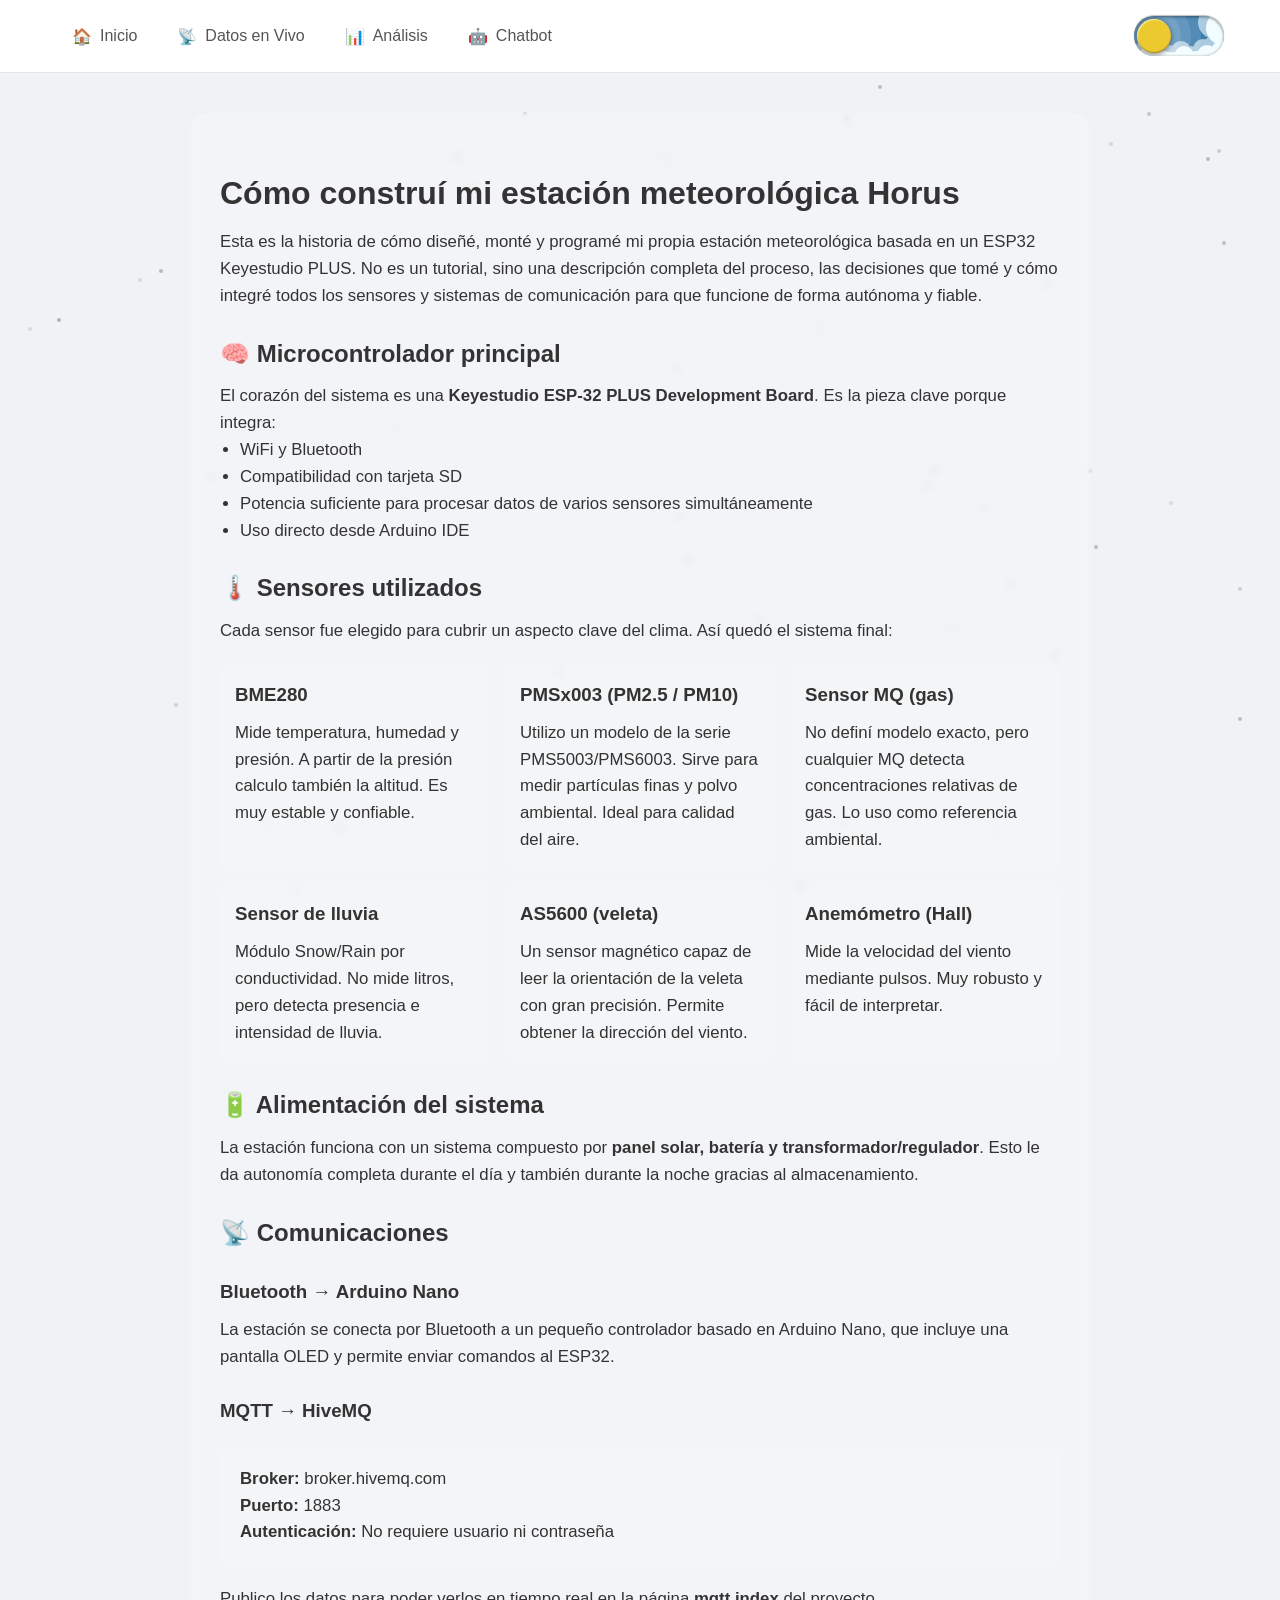
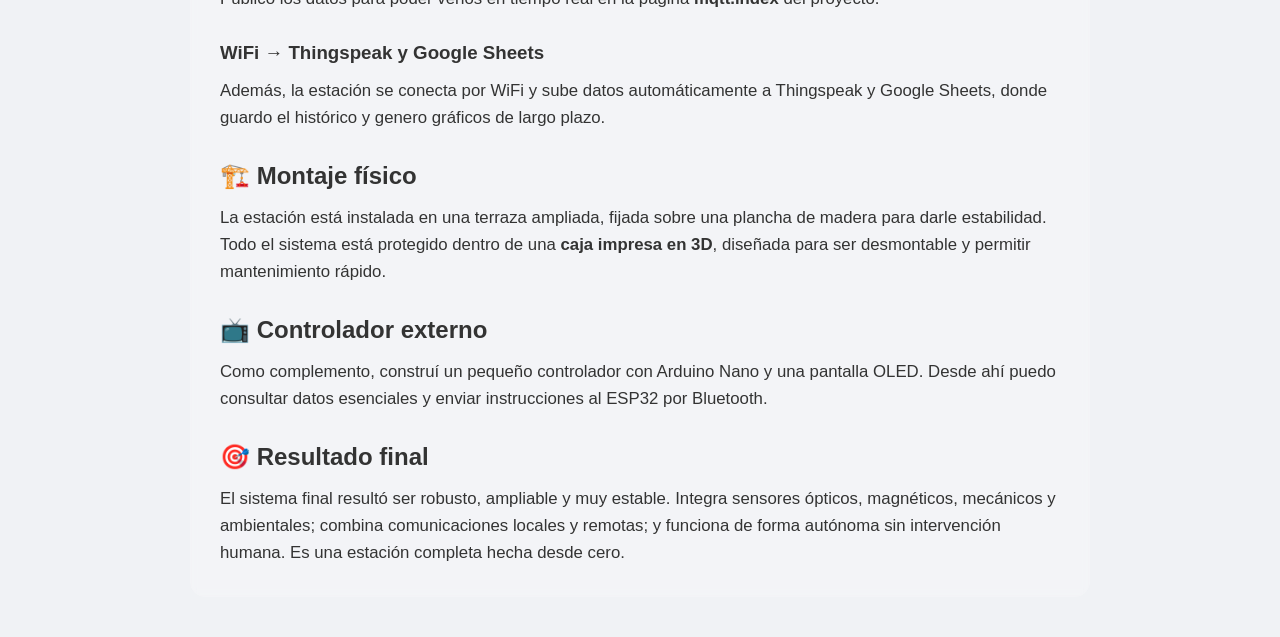
<file: html/montaje.html>
<!DOCTYPE html>
<html lang="es">
<head>
  <meta charset="UTF-8" />
  <meta name="viewport" content="width=device-width, initial-scale=1.0"/>
  <title>Horus - Cómo está construida la estación</title>

  <!-- Tus CSS originales -->
  <link rel="stylesheet" href="../css/style.css" />
  <link rel="stylesheet" href="../css/index.css" />

  <!-- Estilos embebidos (solo visuales, compatibles con tu CSS) -->
  <style>
    .content-section {
      max-width: 900px;
      margin: 40px auto;
      background: var(--card-bg, #fff3);
      padding: 30px;
      border-radius: 15px;
      backdrop-filter: blur(4px);
      line-height: 1.6;
    }
    .content-section h1, 
    .content-section h2, 
    .content-section h3 {
      margin-top: 25px;
      margin-bottom: 10px;
    }
    .content-section p, 
    .content-section li {
      font-size: 1.05rem;
    }
    .content-section ul {
      padding-left: 20px;
    }
    .highlight-block {
      background: var(--card-bg-strong, #ffffff15);
      padding: 20px;
      border-radius: 10px;
      margin: 20px 0;
    }
    .sensor-grid {
      display: grid;
      gap: 15px;
      grid-template-columns: repeat(auto-fit, minmax(260px, 1fr));
      margin-top: 20px;
    }
    .sensor-card {
      background: var(--card-bg2, #ffffff12);
      padding: 15px;
      border-radius: 10px;
    }
    .sensor-card h3 {
      margin-top: 0;
    }
  </style>
</head>

<body class="light-mode">

  <!-- NAV ORIGINAL -->
  <nav class="nav">
    <div class="nav-container">
      <div class="nav-buttons">
        <a href="../index.html" class="nav-btn">
          <span class="nav-icon">🏠</span> Inicio
        </a>
        <a href="mqtt.html" class="nav-btn">
          <span class="nav-icon">📡</span> Datos en Vivo
        </a>
        <a href="analisis.html" class="nav-btn">
          <span class="nav-icon">📊</span> Análisis
        </a>
        <a href="chatbot.html" class="nav-btn">
          <span class="nav-icon">🤖</span> Chatbot
        </a>
      </div>

      <!-- Switch de Galahad -->
      <div class="nav-right">
        <label class="theme-switch">
          <input type="checkbox" class="theme-switch__checkbox">
          <div class="theme-switch__container">
            <div class="theme-switch__clouds"></div>
            <div class="theme-switch__stars-container">
              <svg xmlns="http://www.w3.org/2000/svg" viewBox="0 0 144 55" fill="none">
                <path d="M135.831 3.00688C135.055 3.85027 134.111 4.29946 133 4.35447C134.111 4.40947 135.055 4.85867 135.831 5.71123C136.607 6.55462 136.996 7.56303 136.996 8.72727C136.996 7.95722 137.172 7.25134 137.525 6.59129C137.886 5.93124 138.372 5.39954 138.98 5.00535C139.598 4.60199 140.268 4.39114 141 4.35447C139.88 4.2903 138.936 3.8503 138.16 3.0069C137.384 2.1635 136.996 1.16425 136.996 0C136.996 1.16425 136.607 2.16348 135.831 3.00688Z" fill="currentColor"/>
              </svg>
            </div>
            <div class="theme-switch__circle-container">
              <div class="theme-switch__sun-moon-container">
                <div class="theme-switch__moon">
                  <div class="theme-switch__spot"></div>
                  <div class="theme-switch__spot"></div>
                  <div class="theme-switch__spot"></div>
                </div>
              </div>
            </div>
          </div>
        </label>
      </div>
    </div>
  </nav>


  <div class="content-section">

    <h1>Cómo construí mi estación meteorológica Horus</h1>
    <p>
      Esta es la historia de cómo diseñé, monté y programé mi propia estación meteorológica
      basada en un ESP32 Keyestudio PLUS. No es un tutorial, sino una descripción completa del
      proceso, las decisiones que tomé y cómo integré todos los sensores y sistemas de
      comunicación para que funcione de forma autónoma y fiable.
    </p>

    <h2>🧠 Microcontrolador principal</h2>
    <p>El corazón del sistema es una <strong>Keyestudio ESP-32 PLUS Development Board</strong>. Es la pieza clave porque integra:</p>
    <ul>
      <li>WiFi y Bluetooth</li>
      <li>Compatibilidad con tarjeta SD</li>
      <li>Potencia suficiente para procesar datos de varios sensores simultáneamente</li>
      <li>Uso directo desde Arduino IDE</li>
    </ul>

    <h2>🌡️ Sensores utilizados</h2>
    <p>Cada sensor fue elegido para cubrir un aspecto clave del clima. Así quedó el sistema final:</p>

    <div class="sensor-grid">

      <div class="sensor-card">
        <h3>BME280</h3>
        <p>Mide temperatura, humedad y presión. A partir de la presión calculo también la altitud. Es muy estable y confiable.</p>
      </div>

      <div class="sensor-card">
        <h3>PMSx003 (PM2.5 / PM10)</h3>
        <p>Utilizo un modelo de la serie PMS5003/PMS6003. Sirve para medir partículas finas y polvo ambiental. Ideal para calidad del aire.</p>
      </div>

      <div class="sensor-card">
        <h3>Sensor MQ (gas)</h3>
        <p>No definí modelo exacto, pero cualquier MQ detecta concentraciones relativas de gas. Lo uso como referencia ambiental.</p>
      </div>

      <div class="sensor-card">
        <h3>Sensor de lluvia</h3>
        <p>Módulo Snow/Rain por conductividad. No mide litros, pero detecta presencia e intensidad de lluvia.</p>
      </div>

      <div class="sensor-card">
        <h3>AS5600 (veleta)</h3>
        <p>Un sensor magnético capaz de leer la orientación de la veleta con gran precisión. Permite obtener la dirección del viento.</p>
      </div>

      <div class="sensor-card">
        <h3>Anemómetro (Hall)</h3>
        <p>Mide la velocidad del viento mediante pulsos. Muy robusto y fácil de interpretar.</p>
      </div>

    </div>

    <h2>🔋 Alimentación del sistema</h2>
    <p>
      La estación funciona con un sistema compuesto por <strong>panel solar, batería y transformador/regulador</strong>.
      Esto le da autonomía completa durante el día y también durante la noche gracias al almacenamiento.
    </p>

    <h2>📡 Comunicaciones</h2>

    <h3>Bluetooth → Arduino Nano</h3>
    <p>
      La estación se conecta por Bluetooth a un pequeño controlador basado en Arduino Nano, que incluye una pantalla OLED
      y permite enviar comandos al ESP32.
    </p>

    <h3>MQTT → HiveMQ</h3>
    <div class="highlight-block">
      <p><strong>Broker:</strong> broker.hivemq.com</p>
      <p><strong>Puerto:</strong> 1883</p>
      <p><strong>Autenticación:</strong> No requiere usuario ni contraseña</p>
    </div>
    <p>
      Publico los datos para poder verlos en tiempo real en la página <strong>mqtt.index</strong> del proyecto.
    </p>

    <h3>WiFi → Thingspeak y Google Sheets</h3>
    <p>
      Además, la estación se conecta por WiFi y sube datos automáticamente a Thingspeak y Google Sheets,
      donde guardo el histórico y genero gráficos de largo plazo.
    </p>

    <h2>🏗️ Montaje físico</h2>
    <p>
      La estación está instalada en una terraza ampliada, fijada sobre una plancha de madera para darle estabilidad.
      Todo el sistema está protegido dentro de una <strong>caja impresa en 3D</strong>, diseñada para ser desmontable y
      permitir mantenimiento rápido.
    </p>

    <h2>📺 Controlador externo</h2>
    <p>
      Como complemento, construí un pequeño controlador con Arduino Nano y una pantalla OLED.
      Desde ahí puedo consultar datos esenciales y enviar instrucciones al ESP32 por Bluetooth.
    </p>

    <h2>🎯 Resultado final</h2>
    <p>
      El sistema final resultó ser robusto, ampliable y muy estable.  
      Integra sensores ópticos, magnéticos, mecánicos y ambientales; combina comunicaciones locales y remotas;  
      y funciona de forma autónoma sin intervención humana.  
      Es una estación completa hecha desde cero.
    </p>

  </div>

  <script src="../js/main.js"></script>
</body>
</html>
</file>
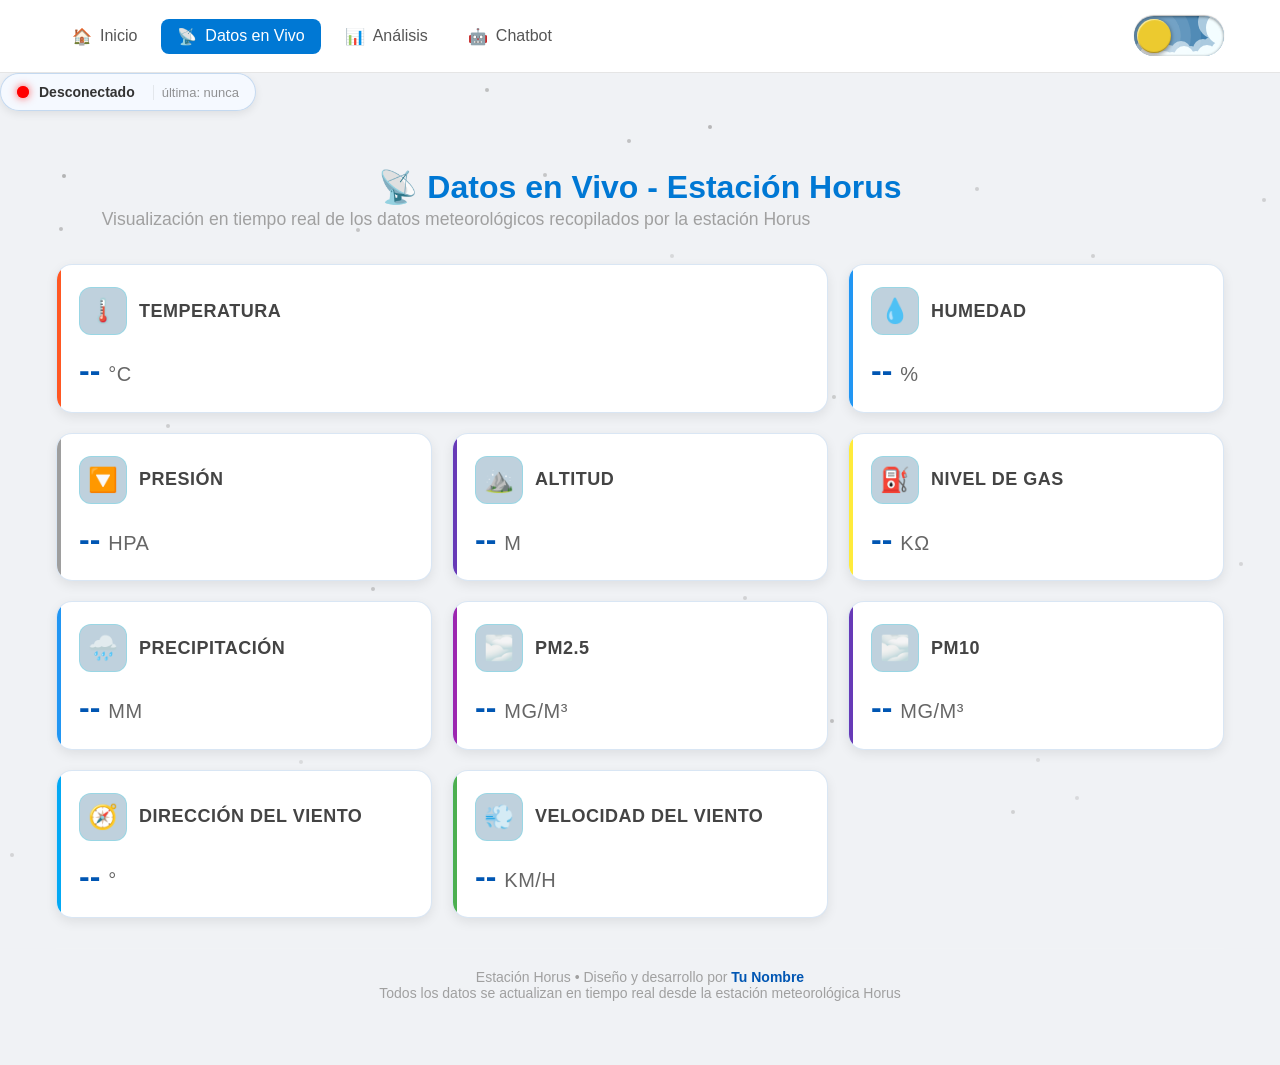
<file: html/mqtt.html>
<!DOCTYPE html>
<html lang="es">
<head>
  <meta charset="UTF-8" />
  <meta name="viewport" content="width=device-width, initial-scale=1.0"/>
  <title>Datos en Vivo - Horus</title>
  <link rel="stylesheet" href="../css/style.css" />
  <!-- Carga MQTT.js local -->
  <script src="../js/mqtt.js"></script>
  <style>
    /* Estilos para el botón flotante de VR */
    #vr-button {
      position: fixed;
      bottom: 20px;
      right: 20px;
      padding: 12px 24px;
      background: linear-gradient(135deg, #00eaff, #0077ff);
      color: #000;
      border: none;
      border-radius: 50px;
      font-size: 16px;
      cursor: pointer;
      box-shadow: 0 0 20px rgba(0, 234, 255, 0.3);
      z-index: 1000;
      transition: all 0.3s ease;
      display: flex;
      align-items: center;
      gap: 8px;
      display: none; /* Oculto por defecto */
      font-weight: bold;
      text-shadow: 0 1px 1px rgba(0,0,0,0.1);
    }
    
    #vr-button:hover {
      transform: translateY(-3px) scale(1.03);
      box-shadow: 0 0 30px rgba(0, 234, 255, 0.5);
      background: linear-gradient(135deg, #00fffe, #0099ff);
    }
    
    #vr-button:active {
      transform: translateY(1px);
    }
    
    /* Ajuste para el botón de VR en móviles */
    @media (max-width: 768px) {
      #vr-button {
        bottom: 15px;
        right: 15px;
        padding: 10px 18px;
        font-size: 14px;
      }
    }
    
    /* Estilos mejorados para el dashboard */
    .dashboard-container {
      display: grid;
      grid-template-columns: repeat(auto-fill, minmax(280px, 1fr));
      gap: 20px;
      margin: 25px 0;
    }
    
    .data-card {
      background: linear-gradient(145deg, #1a3a5d, #152e4a);
      border-radius: 16px;
      padding: 22px;
      box-shadow: 0 8px 20px rgba(0, 10, 30, 0.25);
      border: 1px solid rgba(0, 234, 255, 0.1);
      transition: all 0.3s ease;
      position: relative;
      overflow: hidden;
      backdrop-filter: blur(4px);
    }
    
    .data-card::before {
      content: '';
      position: absolute;
      top: 0;
      left: 0;
      width: 4px;
      height: 100%;
      background: var(--card-accent);
      border-radius: 4px 0 0 4px;
    }
    
    .data-card:hover {
      transform: translateY(-5px);
      box-shadow: 0 12px 25px rgba(0, 100, 200, 0.35);
      border-color: rgba(0, 234, 255, 0.3);
    }
    
    .data-card-header {
      display: flex;
      align-items: center;
      gap: 12px;
      margin-bottom: 16px;
    }
    
    .data-card-icon {
      width: 48px;
      height: 48px;
      display: flex;
      align-items: center;
      justify-content: center;
      background: rgba(0, 71, 119, 0.25);
      border-radius: 12px;
      font-size: 24px;
      border: 1px solid rgba(0, 234, 255, 0.2);
    }
    
    .data-card-title {
      font-size: 18px;
      font-weight: 600;
      color: var(--text-secondary);
      text-transform: uppercase;
      letter-spacing: 0.5px;
      font-weight: 600;
    }
    
    .data-value-container {
      display: flex;
      align-items: baseline;
      gap: 8px;
    }
    
    .data-value {
      font-size: 32px;
      font-weight: 700;
      color: var(--primary);
      line-height: 1.2;
      text-shadow: 0 0 8px var(--primary-glow);
      transition: all 0.3s ease;
    }
    
    .data-unit {
      font-size: 20px;
      color: var(--text-secondary);
      font-weight: 500;
      text-transform: uppercase;
      letter-spacing: 0.5px;
    }
    
    /* Estado de conexión mejorado */
    .connection-status-small {
      background: rgba(0, 15, 40, 0.85);
      border-radius: 20px;
      padding: 10px 16px;
      display: inline-flex;
      align-items: center;
      gap: 10px;
      border: 1px solid rgba(0, 234, 255, 0.3);
      backdrop-filter: blur(5px);
      box-shadow: 0 4px 12px rgba(0, 0, 0, 0.2);
      transition: all 0.3s ease;
      margin-bottom: 25px;
    }
    
    .connection-status-small:hover {
      transform: translateY(-2px);
      box-shadow: 0 6px 16px rgba(0, 0, 0, 0.25);
    }
    
    .status-dot {
      width: 12px;
      height: 12px;
      border-radius: 50%;
      background: #f00;
      box-shadow: 0 0 8px rgba(255, 0, 0, 0.7);
      position: relative;
    }
    
    .status-dot::after {
      content: '';
      position: absolute;
      width: 100%;
      height: 100%;
      border-radius: 50%;
      background: inherit;
      animation: pulse 2s infinite;
      opacity: 0.7;
    }
    
    .status-dot.connected {
      background: #0f0;
      box-shadow: 0 0 8px rgba(0, 255, 0, 0.7);
    }
    
    @keyframes pulse {
      0% { transform: scale(1); opacity: 0.7; }
      70% { transform: scale(1.5); opacity: 0; }
      100% { transform: scale(1); opacity: 0; }
    }
    
    .status-text {
      font-weight: 600;
      color: white;
      font-size: 14px;
    }
    
    .last-update {
      font-size: 13px;
      color: #a0a0a0;
      font-weight: 500;
      margin-left: 8px;
      padding-left: 8px;
      border-left: 1px solid rgba(255, 255, 255, 0.1);
    }
    
    /* Animaciones de entrada */
    @keyframes fadeIn {
      from { opacity: 0; transform: translateY(10px); }
      to { opacity: 1; transform: translateY(0); }
    }
    
    .data-card {
      animation: fadeIn 0.3s ease forwards;
    }
    
    .data-card:nth-child(1) { animation-delay: 0.1s; }
    .data-card:nth-child(2) { animation-delay: 0.2s; }
    .data-card:nth-child(3) { animation-delay: 0.3s; }
    .data-card:nth-child(4) { animation-delay: 0.4s; }
    .data-card:nth-child(5) { animation-delay: 0.5s; }
    .data-card:nth-child(6) { animation-delay: 0.6s; }
    .data-card:nth-child(7) { animation-delay: 0.7s; }
    .data-card:nth-child(8) { animation-delay: 0.8s; }
    .data-card:nth-child(9) { animation-delay: 0.9s; }
    .data-card:nth-child(10) { animation-delay: 1.0s; }
    
    /* Categorías de tarjetas */
    .category-temperature { --card-accent: #FF5722; }
    .category-humidity { --card-accent: #2196F3; }
    .category-pressure { --card-accent: #9E9E9E; }
    .category-altitude { --card-accent: #673AB7; }
    .category-gas { --card-accent: #FFEB3B; }
    .category-rain { --card-accent: #2196F3; }
    .category-pm25 { --card-accent: #9C27B0; }
    .category-pm10 { --card-accent: #673AB7; }
    .category-wind-direction { --card-accent: #03A9F4; }
    .category-wind-speed { --card-accent: #4CAF50; }
    
    /* Tarjeta destacada */
    .featured-card {
      grid-column: span 2;
      background: linear-gradient(145deg, #0d2b45, #0a2035);
    }
    
    @media (max-width: 768px) {
      .dashboard-container {
        grid-template-columns: 1fr;
      }
      
      .featured-card {
        grid-column: span 1;
      }
    }
    
    /* Footer mejorado */
    footer {
      margin-top: 30px;
      padding-top: 20px;
      border-top: 1px solid rgba(255, 255, 255, 0.08);
      text-align: center;
      color: #a0a0a0;
      font-size: 14px;
    }
    
    footer strong {
      color: var(--primary);
    }
    
    /* Efecto de brillo en tarjetas */
    .data-card::after {
      content: '';
      position: absolute;
      top: -50%;
      left: -50%;
      width: 200%;
      height: 200%;
      background: radial-gradient(circle, rgba(255, 255, 255, 0.1) 0%, transparent 70%);
      pointer-events: none;
      opacity: 0;
      transition: opacity 0.3s ease;
    }
    
    .data-card:hover::after {
      opacity: 1;
    }
    
    /* Descripción del dashboard */
    .dashboard-description {
      color: #a0a0a0;
      font-size: 1.1rem;
      line-height: 1.5;
      margin-bottom: 25px;
      max-width: 800px;
    }
    
    /* Estilos para el modo oscuro */
    body.dark-mode {
      --primary: #00eaff;
      --primary-glow: #00ffff33;
      --dark-bg: #000a1a;
      --card-bg: #1d3a5d;
      --text: #f0f0f0;
      --text-secondary: #e0e0e0;
    }
    
    /* Estilos para el modo claro - CORREGIDOS */
    body.light-mode {
      --primary: #0056b3;
      --primary-glow: #0056b320;
      --dark-bg: #f5f9ff;
      --card-bg: #ffffff;
      --text: #222222;
      --text-secondary: #444444;
      --border-radius: 12px;
      --shadow: 0 6px 16px rgba(0, 0, 0, 0.08);
      --inner-shadow: inset 0 2px 8px rgba(0, 0, 0, 0.05);
    }
    
    body.light-mode .data-card {
      background: #ffffff;
      border: 1px solid rgba(0, 90, 180, 0.15);
      box-shadow: 0 4px 12px rgba(0, 0, 0, 0.08);
    }
    
    body.light-mode .data-card:hover {
      box-shadow: 0 6px 16px rgba(0, 90, 180, 0.15);
      transform: translateY(-3px);
    }
    
    body.light-mode .data-card::before {
      background: var(--card-accent);
    }
    
    body.light-mode .connection-status-small {
      background: rgba(245, 249, 255, 0.95);
      border: 1px solid rgba(0, 90, 180, 0.2);
      box-shadow: 0 3px 8px rgba(0, 0, 0, 0.08);
    }
    
    body.light-mode .status-text {
      color: #333333;
    }
    
    body.light-mode .last-update {
      color: #666666;
      border-left: 1px solid rgba(0, 0, 0, 0.1);
    }
    
    body.light-mode .data-value {
      color: var(--primary);
      text-shadow: none;
    }
    
    body.light-mode .data-unit {
      color: #666666;
    }
  </style>
</head>
<body class="light-mode">
  <nav class="nav">
    <div class="nav-container">
      <div class="nav-buttons">
        <a href="../index.html" class="nav-btn">
          <span class="nav-icon">🏠</span> Inicio
        </a>
        <a href="mqtt.html" class="nav-btn active">
          <span class="nav-icon">📡</span> Datos en Vivo
        </a>
        <a href="analisis.html" class="nav-btn">
          <span class="nav-icon">📊</span> Análisis
        </a>
        <!-- Botón del chatbot añadido -->
        <a href="chatbot.html" class="nav-btn">
          <span class="nav-icon">🤖</span> Chatbot
        </a>
      </div>

      <!-- Switch de Galahad -->
      <div class="nav-right">
        <label class="theme-switch">
          <input type="checkbox" class="theme-switch__checkbox">
          <div class="theme-switch__container">
            <div class="theme-switch__clouds"></div>
            <div class="theme-switch__stars-container">
              <svg xmlns="http://www.w3.org/2000/svg" viewBox="0 0 144 55" fill="none">
                <path d="M135.831 3.00688C135.055 3.85027 134.111 4.29946 133 4.35447C134.111 4.40947 135.055 4.85867 135.831 5.71123C136.607 6.55462 136.996 7.56303 136.996 8.72727C136.996 7.95722 137.172 7.25134 137.525 6.59129C137.886 5.93124 138.372 5.39954 138.98 5.00535C139.598 4.60199 140.268 4.39114 141 4.35447C139.88 4.2903 138.936 3.85027 138.16 3.00688C137.384 2.16348 136.996 1.16425 136.996 0C136.996 1.16425 136.607 2.16348 135.831 3.00688ZM31 23.3545C32.1114 23.2995 33.0551 22.8503 33.8313 22.0069C34.6075 21.1635 34.9956 20.1642 34.9956 19C34.9956 20.1642 35.3837 21.1635 36.1599 22.0069C36.9361 22.8503 37.8798 23.2903 39 23.3545C38.2679 23.3911 37.5976 23.602 36.9802 24.0053C36.3716 24.3995 35.8864 24.9312 35.5248 25.5913C35.172 26.2513 34.9956 26.9572 34.9956 27.7273C34.9956 26.563 34.6075 25.5546 33.8313 24.7112C33.0551 23.8587 32.1114 23.4095 31 23.3545ZM0 36.3545C1.11136 36.2995 2.05513 35.8503 2.83131 35.0069C3.6075 34.1635 3.99559 33.1642 3.99559 32C3.99559 33.1642 4.38368 34.1635 5.15987 35.0069C5.93605 35.8503 6.87982 36.2903 8 36.3545C7.26792 36.3911 6.59757 36.602 5.98015 37.0053C5.37155 37.3995 4.88644 37.9312 4.52481 38.5913C4.172 39.2513 3.99559 39.9572 3.99559 40.7273C3.99559 39.563 3.6075 38.5546 2.83131 37.7112C2.05513 36.8587 1.11136 36.4095 0 36.3545ZM56.8313 24.0069C56.0551 24.8503 55.1114 25.2995 54 25.3545C55.1114 25.4095 56.0551 25.8587 56.8313 26.7112C57.6075 27.5546 57.9956 28.563 57.9956 29.7273C57.9956 28.9572 58.172 28.2513 58.5248 27.5913C58.8864 26.9312 59.3716 26.3995 59.9802 26.0053C60.5976 25.602 61.2679 25.3911 62 25.3545C60.8798 25.2903 59.9361 24.8503 59.1599 24.0069C58.3837 23.1635 57.9956 22.1642 57.9956 21C57.9956 22.1642 57.6075 23.1635 56.8313 24.0069ZM81 25.3545C82.1114 25.2995 83.0551 24.8503 83.8313 24.0069C84.6075 23.1635 84.9956 22.1642 84.9956 21C84.9956 22.1642 85.3837 23.1635 86.1599 24.0069C86.9361 24.8503 87.8798 25.2903 89 25.3545C88.2679 25.3911 87.5976 25.602 86.9802 26.0053C86.3716 26.3995 85.8864 26.9312 85.5248 27.5913C85.172 28.2513 84.9956 28.9572 84.9956 29.7273C84.9956 28.563 84.6075 27.5546 83.8313 26.7112C83.0551 25.8587 82.1114 25.4095 81 25.3545ZM136 36.3545C137.111 36.2995 138.055 35.8503 138.831 35.0069C139.607 34.1635 139.996 33.1642 139.996 32C139.996 33.1642 140.384 34.1635 141.16 35.0069C141.936 35.8503 142.88 36.2903 144 36.3545C143.268 36.3911 142.598 36.602 141.98 37.0053C141.372 37.3995 140.886 37.9312 140.525 38.5913C140.172 39.2513 139.996 39.9572 139.996 40.7273C139.996 39.563 139.607 38.5546 138.831 37.7112C138.055 36.8587 137.111 36.4095 136 36.3545ZM101.831 49.0069C101.055 49.8503 100.111 50.2995 99 50.3545C100.111 50.4095 101.055 50.8587 101.831 51.7112C102.607 52.5546 102.996 53.563 102.996 54.7273C102.996 53.9572 103.172 53.2513 103.525 52.5913C103.886 51.9312 104.372 51.3995 104.98 51.0053C105.598 50.602 106.268 50.3911 107 50.3545C105.88 50.2903 104.936 49.8503 104.16 49.0069C103.384 48.1635 102.996 47.1642 102.996 46C102.996 47.1642 102.607 48.1635 101.831 49.0069Z" fill="currentColor"/>
              </svg>
            </div>
            <div class="theme-switch__circle-container">
              <div class="theme-switch__sun-moon-container">
                <div class="theme-switch__moon">
                  <div class="theme-switch__spot"></div>
                  <div class="theme-switch__spot"></div>
                  <div class="theme-switch__spot"></div>
                </div>
              </div>
            </div>
          </div>
        </label>
      </div>
    </div>
  </nav>

  <!-- Estado de conexión mejorado -->
  <div class="connection-status-small">
    <span class="status-dot"></span>
    <span class="status-text">Conectando...</span>
    <div class="last-update">última: nunca</div>
  </div>

  <div class="container">
    <header>
      <h1>📡 Datos en Vivo - Estación Horus</h1>
      <p class="dashboard-description">Visualización en tiempo real de los datos meteorológicos recopilados por la estación Horus</p>
    </header>

    <div class="dashboard-container">
      <!-- Tarjeta destacada - Temperatura -->
      <div class="data-card featured-card category-temperature">
        <div class="data-card-header">
          <div class="data-card-icon">🌡️</div>
          <div class="data-card-title">Temperatura</div>
        </div>
        <div class="data-value-container">
          <div class="data-value" id="temp">--</div>
          <div class="data-unit">°C</div>
        </div>
      </div>

      <!-- Tarjeta de humedad -->
      <div class="data-card category-humidity">
        <div class="data-card-header">
          <div class="data-card-icon">💧</div>
          <div class="data-card-title">Humedad</div>
        </div>
        <div class="data-value-container">
          <div class="data-value" id="hum">--</div>
          <div class="data-unit">%</div>
        </div>
      </div>

      <!-- Tarjeta de presión -->
      <div class="data-card category-pressure">
        <div class="data-card-header">
          <div class="data-card-icon">🔽</div>
          <div class="data-card-title">Presión</div>
        </div>
        <div class="data-value-container">
          <div class="data-value" id="press">--</div>
          <div class="data-unit">hPa</div>
        </div>
      </div>

      <!-- Tarjeta de altitud -->
      <div class="data-card category-altitude">
        <div class="data-card-header">
          <div class="data-card-icon">⛰️</div>
          <div class="data-card-title">Altitud</div>
        </div>
        <div class="data-value-container">
          <div class="data-value" id="alt">--</div>
          <div class="data-unit">m</div>
        </div>
      </div>

      <!-- Tarjeta de gas -->
      <div class="data-card category-gas">
        <div class="data-card-header">
          <div class="data-card-icon">⛽</div>
          <div class="data-card-title">Nivel de Gas</div>
        </div>
        <div class="data-value-container">
          <div class="data-value" id="gas">--</div>
          <div class="data-unit">kΩ</div>
        </div>
      </div>

      <!-- Tarjeta de lluvia -->
      <div class="data-card category-rain">
        <div class="data-card-header">
          <div class="data-card-icon">🌧️</div>
          <div class="data-card-title">Precipitación</div>
        </div>
        <div class="data-value-container">
          <div class="data-value" id="lluvia">--</div>
          <div class="data-unit">mm</div>
        </div>
      </div>

      <!-- Tarjeta de PM2.5 -->
      <div class="data-card category-pm25">
        <div class="data-card-header">
          <div class="data-card-icon">🌫️</div>
          <div class="data-card-title">PM2.5</div>
        </div>
        <div class="data-value-container">
          <div class="data-value" id="pm25">--</div>
          <div class="data-unit">µg/m³</div>
        </div>
      </div>

      <!-- Tarjeta de PM10 -->
      <div class="data-card category-pm10">
        <div class="data-card-header">
          <div class="data-card-icon">🌫️</div>
          <div class="data-card-title">PM10</div>
        </div>
        <div class="data-value-container">
          <div class="data-value" id="pm10">--</div>
          <div class="data-unit">µg/m³</div>
        </div>
      </div>

      <!-- Tarjeta de dirección del viento -->
      <div class="data-card category-wind-direction">
        <div class="data-card-header">
          <div class="data-card-icon">🧭</div>
          <div class="data-card-title">Dirección del Viento</div>
        </div>
        <div class="data-value-container">
          <div class="data-value" id="windDir">--</div>
          <div class="data-unit">°</div>
        </div>
      </div>

      <!-- Tarjeta de velocidad del viento -->
      <div class="data-card category-wind-speed">
        <div class="data-card-header">
          <div class="data-card-icon">💨</div>
          <div class="data-card-title">Velocidad del Viento</div>
        </div>
        <div class="data-value-container">
          <div class="data-value" id="wind">--</div>
          <div class="data-unit">km/h</div>
        </div>
      </div>
    </div>

    <footer>
      <p>Estación Horus • Diseño y desarrollo por <strong>Tu Nombre</strong></p>
      <p class="disclaimer">Todos los datos se actualizan en tiempo real desde la estación meteorológica Horus</p>
    </footer>
  </div>

  <!-- Botón flotante de VR - SOLO PARA MÓVILES -->
  <button id="vr-button" onclick="window.location.href='vr.html'" class="mobile-only" style="display: none;">
    <span>🕶️ Modo VR</span>
  </button>

  <!-- Carga main.js primero (tema y efectos) -->
  <script src="../js/main.js"></script>

  <!-- Script de MQTT -->
  <script>
    document.addEventListener("DOMContentLoaded", () => {
      const statusText = document.querySelector('.status-text');
      const lastUpdate = document.querySelector('.last-update');
      let lastDataTime = null;

      const updateLastUpdate = () => {
        if (!lastDataTime) return;
        const diff = Math.floor((Date.now() - lastDataTime) / 1000);
        lastUpdate.textContent = `última: hace ${diff}s`;
      };
      setInterval(updateLastUpdate, 1000);

      // === Conexión MQTT ===
      const broker = "wss://broker.hivemq.com:8884/mqtt";
      const client = mqtt.connect(broker, {
        clientId: "webClient_" + Math.random().toString(16).substr(2, 8),
        protocolVersion: 4,
        clean: true,
        connectTimeout: 10000,
        reconnectPeriod: 3000
      });

      // === SUSCRIBIRSE A TODOS LOS TÓPICOS HORUS ===
      client.on("connect", () => {
        console.log("✅ Conectado al broker");
        statusText.textContent = "Conectado";
        document.querySelector('.connection-status-small').classList.add('connected');

        // Suscríbete a TODO lo que empiece con "horus/"
        client.subscribe("horus/#", (err) => {
          if (err) {
            console.error("❌ Error al suscribirse a horus/#");
          } else {
            console.log("🔍 Suscrito a horus/# (todos los tópicos)");
          }
        });
      });

      // === MANEJAR CUALQUIER MENSAJE ===
      client.on("message", (topic, payload) => {
        const value = payload.toString().trim();
        if (!value) return;

        // ✅ LOG para ver TODO lo que llega
        console.log("📩 Tópico:", topic);
        console.log("📦 Valor:", value);

        // Actualiza el tiempo de última recepción
        lastDataTime = Date.now();

        // === Mapeo de tópicos a IDs (ajusta según tu ESP) ===
        const map = {
          "horus/vvb/temperatura": "temp",
          "horus/vvb/humedad": "hum",
          "horus/vvb/presion": "press",
          "horus/vvb/altitud": "alt",
          "horus/vvb/pm25": "pm25",
          "horus/vvb/pm10": "pm10",
          "horus/vvb/wind_speed": "wind",
          "horus/vvb/wind_direction": "windDir",
          "horus/vvb/gas": "gas",
          "horus/vvb/lluvia": "lluvia"
        };

        const id = map[topic];
        if (!id) {
          console.warn("⚠️ Tópico no mapeado:", topic);
          return;
        }

        const el = document.getElementById(id);
        if (!el) return;

        // Unidades
        const unit = {
          temp: "°C",
          press: "hPa",
          wind: "km/h",
          windDir: "°",
          gas: "kΩ",
          lluvia: "mm"
        }[id] || "";

        // Actualizar el valor
        el.textContent = `${value}`;
      });

      client.on("error", (err) => {
        console.error("❌ Error MQTT:", err);
        statusText.textContent = "Error";
        document.querySelector('.connection-status-small').classList.remove('connected');
      });

      client.on("close", () => {
        statusText.textContent = "Desconectado";
        document.querySelector('.connection-status-small').classList.remove('connected');
      });
      
      // Mostrar el botón de VR solo en móviles
      const isMobile = /Android|webOS|iPhone|iPad|iPod|BlackBerry|IEMobile|Opera Mini/i.test(navigator.userAgent);
      const vrButton = document.getElementById('vr-button');
      
      if (isMobile && vrButton) {
        vrButton.style.display = 'flex';
      }
    });
  </script>
</body>
</html>
</file>
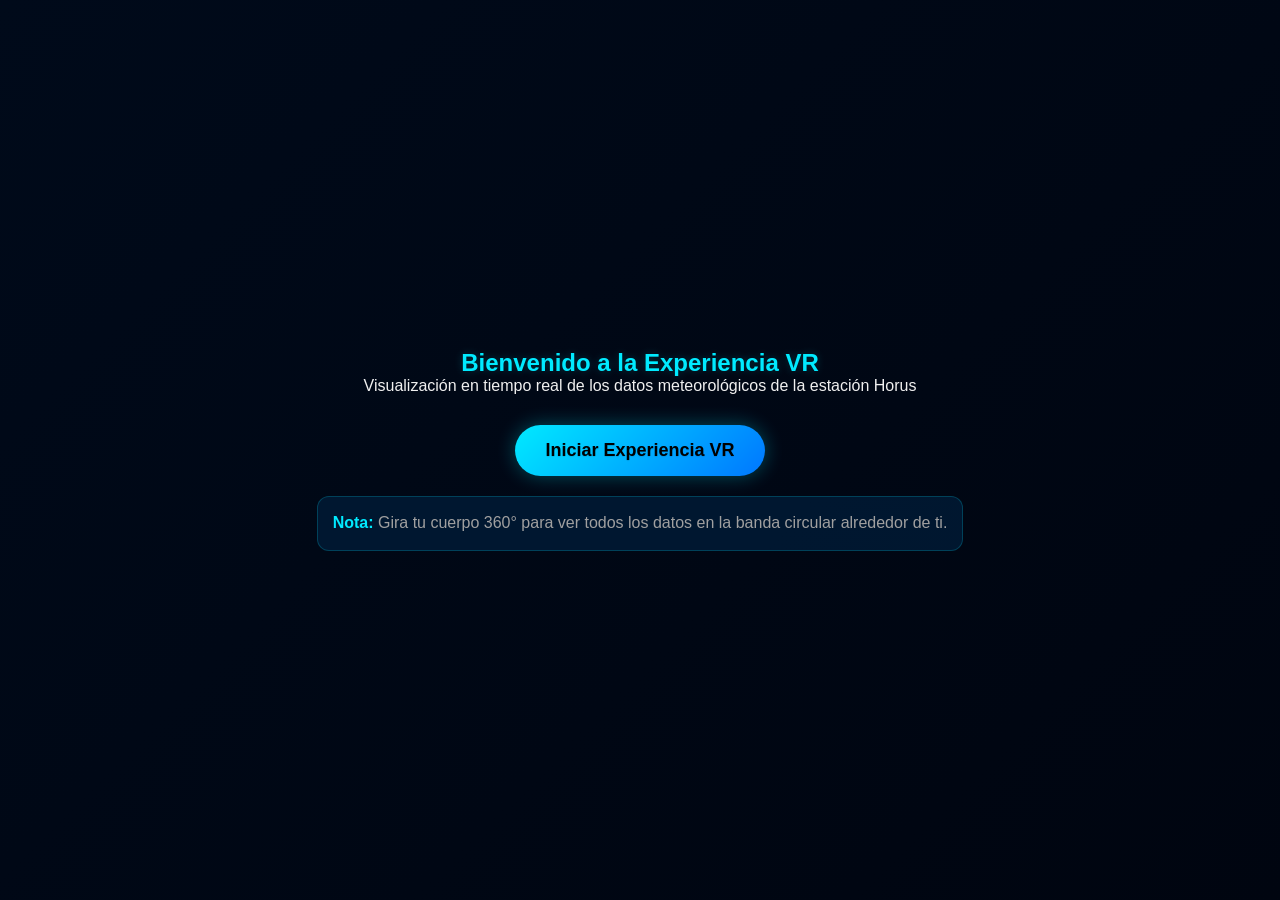
<file: html/vr.html>
<!DOCTYPE html>
<html lang="es">
<head>
  <meta charset="UTF-8">
  <meta name="viewport" content="width=device-width, initial-scale=1.0, user-scalable=no">
  <title>HORUS STATION - VISUALIZACIÓN VR</title>
  
  <!-- Cargar A-Frame 1.4.2 desde CDN -->
  <script src="https://aframe.io/releases/1.4.2/aframe.min.js"></script>
  
  <!-- Carga MQTT.js local -->
  <script src="../js/mqtt.js"></script>
  
  <style>
    :root {
      --primary: #00eaff;
      --primary-glow: #00ffff33;
      --dark-bg: #000a1a;
      --card-bg: #1d3a5d;
      --text: #f0f0f0;
      --text-secondary: #e0e0e0;
      --border-radius: 12px;
      --transition: all 0.3s cubic-bezier(0.165, 0.84, 0.44, 1);
      --shadow: 0 6px 16px rgba(0, 10, 30, 0.35);
      --inner-shadow: inset 0 3px 10px rgba(0, 5, 20, 0.5);
      --hover-scale: 1.02;
    }
    
    * {
      box-sizing: border-box;
      touch-action: manipulation;
      -webkit-tap-highlight-color: transparent;
      user-select: none;
      margin: 0;
      padding: 0;
    }
    
    body {
      margin: 0;
      overflow: hidden;
      font-family: 'Segoe UI', 'Helvetica Neue', Arial, sans-serif;
      background: linear-gradient(135deg, var(--dark-bg), #000510);
      color: var(--text);
      height: 100vh;
      position: relative;
      cursor: default;
    }
    
    /* Eliminar completamente cualquier elemento residual de A-Frame */
    .a-enter-vr, .a-canvas, .a-loader, .a-enter-ar, .a-fullscreen, .a-no-cursor, .a-cursor {
      display: none !important;
      opacity: 0 !important;
      pointer-events: none !important;
      visibility: hidden !important;
    }
    
    /* Indicador de conexión */
    #connection-status {
      position: fixed;
      top: 15px;
      left: 15px;
      z-index: 1000;
      padding: 8px 12px;
      background: rgba(0, 15, 40, 0.85);
      border-radius: 20px;
      display: flex;
      align-items: center;
      gap: 8px;
      border: 1px solid rgba(0, 234, 255, 0.3);
      backdrop-filter: blur(5px);
      box-shadow: 0 4px 10px rgba(0, 0, 0, 0.2);
    }
    
    .led {
      width: 10px;
      height: 10px;
      border-radius: 50%;
      background: #f00;
      box-shadow: 0 0 6px rgba(255, 0, 0, 0.7);
      transition: var(--transition);
      position: relative;
    }
    
    .led.connected {
      background: #0f0;
      box-shadow: 0 0 6px rgba(0, 255, 0, 0.7);
    }
    
    #connection-text {
      color: white;
      font-size: 13px;
      font-weight: 500;
      letter-spacing: 0.3px;
    }
    
    /* Loader de conexión */
    .loader {
      position: fixed;
      top: 0;
      left: 0;
      width: 100%;
      height: 100%;
      background: var(--dark-bg);
      display: flex;
      flex-direction: column;
      align-items: center;
      justify-content: center;
      z-index: 2000;
    }
    
    .loader-spinner {
      width: 55px;
      height: 55px;
      border: 4px solid rgba(0, 234, 255, 0.3);
      border-radius: 50%;
      border-top-color: var(--primary);
      animation: spin 1s ease-in-out infinite;
      margin-bottom: 20px;
    }
    
    @keyframes spin {
      to { transform: rotate(360deg); }
    }
    
    .loader-text {
      color: var(--primary);
      font-size: 17px;
      font-weight: 600;
      letter-spacing: 1px;
      text-shadow: 0 0 8px var(--primary-glow);
    }
    
    /* Pantalla de inicio */
    #splash-screen {
      position: fixed;
      top: 0;
      left: 0;
      width: 100%;
      height: 100%;
      background: linear-gradient(135deg, #000a1a, #000510);
      display: flex;
      flex-direction: column;
      align-items: center;
      justify-content: center;
      z-index: 3000;
    }
    
    /* Botón de inicio de VR */
    #vr-start-button {
      background: linear-gradient(135deg, #00eaff, #0077ff);
      color: #000;
      border: none;
      border-radius: 50px;
      padding: 15px 30px;
      font-size: 18px;
      font-weight: bold;
      cursor: pointer;
      box-shadow: 0 0 20px rgba(0, 234, 255, 0.3);
      transition: all 0.3s ease;
      margin-top: 30px;
      text-shadow: 0 1px 1px rgba(0,0,0,0.1);
      position: relative;
      overflow: hidden;
    }
    
    #vr-start-button::before {
      content: '';
      position: absolute;
      top: 0;
      left: -100%;
      width: 100%;
      height: 100%;
      background: linear-gradient(90deg, transparent, rgba(255, 255, 255, 0.2), transparent);
      transition: 0.6s;
    }
    
    #vr-start-button:hover::before {
      left: 100%;
    }
    
    #vr-start-button:hover {
      transform: translateY(-3px) scale(1.03);
      box-shadow: 0 0 30px rgba(0, 234, 255, 0.5);
      background: linear-gradient(135deg, #00fffe, #0099ff);
    }
    
    #vr-start-button:active {
      transform: translateY(1px);
    }
    
    /* Mensaje de información */
    .info-message {
      background: rgba(0, 30, 60, 0.7);
      color: #a0a0a0;
      padding: 15px;
      border-radius: 12px;
      max-width: 80%;
      margin-top: 20px;
      text-align: center;
      font-size: 16px;
      line-height: 1.4;
      border: 1px solid rgba(0, 234, 255, 0.2);
    }
    
    .info-message strong {
      color: var(--primary);
    }
    
    /* Efecto de brillo en los datos */
    .data-glow {
      position: absolute;
      width: 100%;
      height: 100%;
      border-radius: 8px;
      background: radial-gradient(circle, var(--primary), transparent 70%);
      opacity: 0.1;
      pointer-events: none;
      animation: pulse 3s infinite;
    }
    
    @keyframes pulse {
      0% { opacity: 0.1; }
      50% { opacity: 0.2; }
      100% { opacity: 0.1; }
    }
    
    /* Estilos para el fondo estelar */
    .star {
      position: absolute;
      background-color: white;
      border-radius: 50%;
      animation: twinkle 6s infinite;
    }
    
    @keyframes twinkle {
      0%, 100% { opacity: 0.2; }
      50% { opacity: 1; }
    }
    
    /* Efecto de neblina */
    .fog {
      position: fixed;
      top: 0;
      left: 0;
      width: 100%;
      height: 100%;
      background: linear-gradient(to bottom, transparent, rgba(0, 10, 30, 0.7));
      pointer-events: none;
      z-index: 1;
    }
  </style>
</head>
<body>
  <!-- Pantalla de inicio -->
  <div id="splash-screen">
    <h2 style="color: var(--primary); text-shadow: 0 0 10px var(--primary-glow);">Bienvenido a la Experiencia VR</h2>
    <p>Visualización en tiempo real de los datos meteorológicos de la estación Horus</p>
    <button id="vr-start-button">Iniciar Experiencia VR</button>
    <div class="info-message">
      <strong>Nota:</strong> Gira tu cuerpo 360° para ver todos los datos en la banda circular alrededor de ti.
    </div>
  </div>

  <!-- Indicador de conexión -->
  <div id="connection-status">
    <span class="led"></span>
    <span id="connection-text">Conectando...</span>
  </div>

  <!-- Escena 3D -->
  <a-scene embedded style="width: 100%; height: 100vh;" 
           vr-mode-ui="enabled: false"
           loading-screen="enabled: false"
           background="color: #000a1a">
    
    <!-- Sistema de partículas para el fondo estelar -->
    <a-entity id="starsystem">
      <!-- Generado dinámicamente por JavaScript -->
    </a-entity>
    
    <!-- Cámara -->
    <a-entity id="camera-rig" position="0 1.6 0">
      <a-entity id="camera" camera="fov: 85; active: true" look-controls>
        <a-cursor 
          raycaster="objects: .data-card" 
          color="#00eaff" 
          opacity="0.5"
          radiusInner="0.01"
          radiusOuter="0.02">
        </a-cursor>
      </a-entity>
    </a-entity>
    
    <!-- Panel de datos en BANDA CIRCULAR ÚNICA -->
    <a-entity id="dashboard">
      <!-- BANDA CIRCULAR ÚNICA - 10 elementos distribuidos uniformemente en un círculo -->
      
      <!-- Temperatura - 0° (frente) -->
      <a-entity position="0 2.3 3.5" rotation="0 180 0" class="data-card">
        <a-entity>
          <!-- Efecto de brillo -->
          <a-plane position="0 0 -0.05" width="1.8" height="1.2" color="#003366" opacity="0.8" transparent="true"></a-plane>
          <a-plane position="0 0 -0.04" width="1.7" height="1.1" color="#004488" opacity="0.7" transparent="true"></a-plane>
          <a-plane position="0 0 -0.03" width="1.6" height="1.0" color="#0055aa" opacity="0.6" transparent="true"></a-plane>
          
          <!-- Borde iluminado -->
          <a-plane position="0 0 -0.02" width="1.5" height="0.9" color="#0066cc" opacity="0.5" transparent="true"></a-plane>
          <a-ring position="0 0 -0.01" radius-inner="0.7" radius-outer="0.75" rotation="-90 0 0" color="#00eaff" opacity="0.7"></a-ring>
          
          <!-- Datos -->
          <a-text value="TEMPERATURA" color="#FFFFFF" width="4" align="center" shader="flat" side="double" font-size="0.3" position="0 0.2 0.1"></a-text>
          <a-text id="temp-value" value="25.5" color="#FFFFFF" width="4" align="center" shader="flat" side="double" font-size="0.5" position="0 -0.2 0.1"></a-text>
          <a-text value="ºC" color="#FFFFFF" width="4" align="center" shader="flat" side="double" font-size="0.3" position="0 -0.5 0.1"></a-text>
        </a-entity>
      </a-entity>
      
      <!-- Humedad - 36° -->
      <a-entity position="2.05 2.3 2.84" rotation="0 216 0" class="data-card">
        <a-entity>
          <!-- Efecto de brillo -->
          <a-plane position="0 0 -0.05" width="1.8" height="1.2" color="#002244" opacity="0.8" transparent="true"></a-plane>
          <a-plane position="0 0 -0.04" width="1.7" height="1.1" color="#003366" opacity="0.7" transparent="true"></a-plane>
          <a-plane position="0 0 -0.03" width="1.6" height="1.0" color="#004488" opacity="0.6" transparent="true"></a-plane>
          
          <!-- Borde iluminado -->
          <a-plane position="0 0 -0.02" width="1.5" height="0.9" color="#0055aa" opacity="0.5" transparent="true"></a-plane>
          <a-ring position="0 0 -0.01" radius-inner="0.7" radius-outer="0.75" rotation="-90 0 0" color="#00eaff" opacity="0.7"></a-ring>
          
          <!-- Datos -->
          <a-text value="HUMEDAD" color="#FFFFFF" width="4" align="center" shader="flat" side="double" font-size="0.3" position="0 0.2 0.1"></a-text>
          <a-text id="hum-value" value="65" color="#FFFFFF" width="4" align="center" shader="flat" side="double" font-size="0.5" position="0 -0.2 0.1"></a-text>
          <a-text value="%" color="#FFFFFF" width="4" align="center" shader="flat" side="double" font-size="0.3" position="0 -0.5 0.1"></a-text>
        </a-entity>
      </a-entity>
      
      <!-- Presión - 72° -->
      <a-entity position="3.34 2.3 1.08" rotation="0 252 0" class="data-card">
        <a-entity>
          <!-- Efecto de brillo -->
          <a-plane position="0 0 -0.05" width="1.8" height="1.2" color="#002244" opacity="0.8" transparent="true"></a-plane>
          <a-plane position="0 0 -0.04" width="1.7" height="1.1" color="#003366" opacity="0.7" transparent="true"></a-plane>
          <a-plane position="0 0 -0.03" width="1.6" height="1.0" color="#004488" opacity="0.6" transparent="true"></a-plane>
          
          <!-- Borde iluminado -->
          <a-plane position="0 0 -0.02" width="1.5" height="0.9" color="#0055aa" opacity="0.5" transparent="true"></a-plane>
          <a-ring position="0 0 -0.01" radius-inner="0.7" radius-outer="0.75" rotation="-90 0 0" color="#00eaff" opacity="0.7"></a-ring>
          
          <!-- Datos -->
          <a-text value="PRESION" color="#FFFFFF" width="4" align="center" shader="flat" side="double" font-size="0.3" position="0 0.2 0.1"></a-text>
          <a-text id="press-value" value="1013" color="#FFFFFF" width="4" align="center" shader="flat" side="double" font-size="0.5" position="0 -0.2 0.1"></a-text>
          <a-text value="hPa" color="#FFFFFF" width="4" align="center" shader="flat" side="double" font-size="0.3" position="0 -0.5 0.1"></a-text>
        </a-entity>
      </a-entity>
      
      <!-- Altitud - 108° -->
      <a-entity position="3.34 2.3 -1.08" rotation="0 288 0" class="data-card">
        <a-entity>
          <!-- Efecto de brillo -->
          <a-plane position="0 0 -0.05" width="1.8" height="1.2" color="#002244" opacity="0.8" transparent="true"></a-plane>
          <a-plane position="0 0 -0.04" width="1.7" height="1.1" color="#003366" opacity="0.7" transparent="true"></a-plane>
          <a-plane position="0 0 -0.03" width="1.6" height="1.0" color="#004488" opacity="0.6" transparent="true"></a-plane>
          
          <!-- Borde iluminado -->
          <a-plane position="0 0 -0.02" width="1.5" height="0.9" color="#0055aa" opacity="0.5" transparent="true"></a-plane>
          <a-ring position="0 0 -0.01" radius-inner="0.7" radius-outer="0.75" rotation="-90 0 0" color="#00eaff" opacity="0.7"></a-ring>
          
          <!-- Datos -->
          <a-text value="ALTITUD" color="#FFFFFF" width="4" align="center" shader="flat" side="double" font-size="0.3" position="0 0.2 0.1"></a-text>
          <a-text id="alt-value" value="150" color="#FFFFFF" width="4" align="center" shader="flat" side="double" font-size="0.5" position="0 -0.2 0.1"></a-text>
          <a-text value="m" color="#FFFFFF" width="4" align="center" shader="flat" side="double" font-size="0.3" position="0 -0.5 0.1"></a-text>
        </a-entity>
      </a-entity>
      
      <!-- Gas - 144° -->
      <a-entity position="2.05 2.3 -2.84" rotation="0 324 0" class="data-card">
        <a-entity>
          <!-- Efecto de brillo -->
          <a-plane position="0 0 -0.05" width="1.8" height="1.2" color="#002244" opacity="0.8" transparent="true"></a-plane>
          <a-plane position="0 0 -0.04" width="1.7" height="1.1" color="#003366" opacity="0.7" transparent="true"></a-plane>
          <a-plane position="0 0 -0.03" width="1.6" height="1.0" color="#004488" opacity="0.6" transparent="true"></a-plane>
          
          <!-- Borde iluminado -->
          <a-plane position="0 0 -0.02" width="1.5" height="0.9" color="#0055aa" opacity="0.5" transparent="true"></a-plane>
          <a-ring position="0 0 -0.01" radius-inner="0.7" radius-outer="0.75" rotation="-90 0 0" color="#00eaff" opacity="0.7"></a-ring>
          
          <!-- Datos -->
          <a-text value="GAS" color="#FFFFFF" width="4" align="center" shader="flat" side="double" font-size="0.3" position="0 0.2 0.1"></a-text>
          <a-text id="gas-value" value="1.2" color="#FFFFFF" width="4" align="center" shader="flat" side="double" font-size="0.5" position="0 -0.2 0.1"></a-text>
          <a-text value="kOhm" color="#FFFFFF" width="4" align="center" shader="flat" side="double" font-size="0.3" position="0 -0.5 0.1"></a-text>
        </a-entity>
      </a-entity>
      
      <!-- Lluvia - 180° (atrás) -->
      <a-entity position="0 2.3 -3.5" rotation="0 0 0" class="data-card">
        <a-entity>
          <!-- Efecto de brillo -->
          <a-plane position="0 0 -0.05" width="1.8" height="1.2" color="#002244" opacity="0.8" transparent="true"></a-plane>
          <a-plane position="0 0 -0.04" width="1.7" height="1.1" color="#003366" opacity="0.7" transparent="true"></a-plane>
          <a-plane position="0 0 -0.03" width="1.6" height="1.0" color="#004488" opacity="0.6" transparent="true"></a-plane>
          
          <!-- Borde iluminado -->
          <a-plane position="0 0 -0.02" width="1.5" height="0.9" color="#0055aa" opacity="0.5" transparent="true"></a-plane>
          <a-ring position="0 0 -0.01" radius-inner="0.7" radius-outer="0.75" rotation="-90 0 0" color="#00eaff" opacity="0.7"></a-ring>
          
          <!-- Datos -->
          <a-text value="LLUVIA" color="#FFFFFF" width="4" align="center" shader="flat" side="double" font-size="0.3" position="0 0.2 0.1"></a-text>
          <a-text id="rain-value" value="no" color="#FFFFFF" width="4" align="center" shader="flat" side="double" font-size="0.5" position="0 -0.2 0.1"></a-text>
        </a-entity>
      </a-entity>
      
      <!-- PM2.5 - 216° -->
      <a-entity position="-2.05 2.3 -2.84" rotation="0 36 0" class="data-card">
        <a-entity>
          <!-- Efecto de brillo -->
          <a-plane position="0 0 -0.05" width="1.8" height="1.2" color="#002244" opacity="0.8" transparent="true"></a-plane>
          <a-plane position="0 0 -0.04" width="1.7" height="1.1" color="#003366" opacity="0.7" transparent="true"></a-plane>
          <a-plane position="0 0 -0.03" width="1.6" height="1.0" color="#004488" opacity="0.6" transparent="true"></a-plane>
          
          <!-- Borde iluminado -->
          <a-plane position="0 0 -0.02" width="1.5" height="0.9" color="#0055aa" opacity="0.5" transparent="true"></a-plane>
          <a-ring position="0 0 -0.01" radius-inner="0.7" radius-outer="0.75" rotation="-90 0 0" color="#00eaff" opacity="0.7"></a-ring>
          
          <!-- Datos -->
          <a-text value="PM2.5" color="#FFFFFF" width="4" align="center" shader="flat" side="double" font-size="0.3" position="0 0.2 0.1"></a-text>
          <a-text id="pm25-value" value="12" color="#FFFFFF" width="4" align="center" shader="flat" side="double" font-size="0.5" position="0 -0.2 0.1"></a-text>
          <a-text value="ug/m3" color="#FFFFFF" width="4" align="center" shader="flat" side="double" font-size="0.3" position="0 -0.5 0.1"></a-text>
        </a-entity>
      </a-entity>
      
      <!-- PM10 - 252° -->
      <a-entity position="-3.34 2.3 -1.08" rotation="0 72 0" class="data-card">
        <a-entity>
          <!-- Efecto de brillo -->
          <a-plane position="0 0 -0.05" width="1.8" height="1.2" color="#002244" opacity="0.8" transparent="true"></a-plane>
          <a-plane position="0 0 -0.04" width="1.7" height="1.1" color="#003366" opacity="0.7" transparent="true"></a-plane>
          <a-plane position="0 0 -0.03" width="1.6" height="1.0" color="#004488" opacity="0.6" transparent="true"></a-plane>
          
          <!-- Borde iluminado -->
          <a-plane position="0 0 -0.02" width="1.5" height="0.9" color="#0055aa" opacity="0.5" transparent="true"></a-plane>
          <a-ring position="0 0 -0.01" radius-inner="0.7" radius-outer="0.75" rotation="-90 0 0" color="#00eaff" opacity="0.7"></a-ring>
          
          <!-- Datos -->
          <a-text value="PM10" color="#FFFFFF" width="4" align="center" shader="flat" side="double" font-size="0.3" position="0 0.2 0.1"></a-text>
          <a-text id="pm10-value" value="25" color="#FFFFFF" width="4" align="center" shader="flat" side="double" font-size="0.5" position="0 -0.2 0.1"></a-text>
          <a-text value="ug/m3" color="#FFFFFF" width="4" align="center" shader="flat" side="double" font-size="0.3" position="0 -0.5 0.1"></a-text>
        </a-entity>
      </a-entity>
      
      <!-- Dirección del Viento - 288° -->
      <a-entity position="-3.34 2.3 1.08" rotation="0 108 0" class="data-card">
        <a-entity>
          <!-- Efecto de brillo -->
          <a-plane position="0 0 -0.05" width="1.8" height="1.2" color="#002244" opacity="0.8" transparent="true"></a-plane>
          <a-plane position="0 0 -0.04" width="1.7" height="1.1" color="#003366" opacity="0.7" transparent="true"></a-plane>
          <a-plane position="0 0 -0.03" width="1.6" height="1.0" color="#004488" opacity="0.6" transparent="true"></a-plane>
          
          <!-- Borde iluminado -->
          <a-plane position="0 0 -0.02" width="1.5" height="0.9" color="#0055aa" opacity="0.5" transparent="true"></a-plane>
          <a-ring position="0 0 -0.01" radius-inner="0.7" radius-outer="0.75" rotation="-90 0 0" color="#00eaff" opacity="0.7"></a-ring>
          
          <!-- Datos -->
          <a-text value="VIENTO" color="#FFFFFF" width="4" align="center" shader="flat" side="double" font-size="0.3" position="0 0.2 0.1"></a-text>
          <a-text id="wind-value" value="180" color="#FFFFFF" width="4" align="center" shader="flat" side="double" font-size="0.5" position="0 -0.2 0.1"></a-text>
          <a-text value="grados" color="#FFFFFF" width="4" align="center" shader="flat" side="double" font-size="0.3" position="0 -0.5 0.1"></a-text>
        </a-entity>
      </a-entity>
      
      <!-- Velocidad del Viento - 324° -->
      <a-entity position="-2.05 2.3 2.84" rotation="0 144 0" class="data-card">
        <a-entity>
          <!-- Efecto de brillo -->
          <a-plane position="0 0 -0.05" width="1.8" height="1.2" color="#002244" opacity="0.8" transparent="true"></a-plane>
          <a-plane position="0 0 -0.04" width="1.7" height="1.1" color="#003366" opacity="0.7" transparent="true"></a-plane>
          <a-plane position="0 0 -0.03" width="1.6" height="1.0" color="#004488" opacity="0.6" transparent="true"></a-plane>
          
          <!-- Borde iluminado -->
          <a-plane position="0 0 -0.02" width="1.5" height="0.9" color="#0055aa" opacity="0.5" transparent="true"></a-plane>
          <a-ring position="0 0 -0.01" radius-inner="0.7" radius-outer="0.75" rotation="-90 0 0" color="#00eaff" opacity="0.7"></a-ring>
          
          <!-- Datos -->
          <a-text value="VEL. VIENTO" color="#FFFFFF" width="4" align="center" shader="flat" side="double" font-size="0.3" position="0 0.2 0.1"></a-text>
          <a-text id="wind-speed-value" value="5.2" color="#FFFFFF" width="4" align="center" shader="flat" side="double" font-size="0.5" position="0 -0.2 0.1"></a-text>
          <a-text value="km/h" color="#FFFFFF" width="4" align="center" shader="flat" side="double" font-size="0.3" position="0 -0.5 0.1"></a-text>
        </a-entity>
      </a-entity>
    </a-entity>
  </a-scene>

  <!-- Loader de conexión -->
  <div class="loader" id="loader">
    <div class="loader-spinner"></div>
    <div class="loader-text">CONECTANDO A HIVE MQ</div>
  </div>

  <script>
    document.addEventListener('DOMContentLoaded', function() {
      // Variables globales
      let isMobile = /Android|webOS|iPhone|iPad|iPod|BlackBerry|IEMobile|Opera Mini/i.test(navigator.userAgent);
      let mqttClient;
      let connectionStatusElement = document.getElementById('connection-status');
      let connectionLed = document.querySelector('.led');
      let connectionText = document.getElementById('connection-text');
      let loader = document.getElementById('loader');
      let splashScreen = document.getElementById('splash-screen');
      let vrStartButton = document.getElementById('vr-start-button');
      let isVRMode = false;
      let mqttConnected = false;
      let xrSupported = false;
      
      // Crear estrellas en el fondo
      function createStars() {
        const starsContainer = document.getElementById('starsystem');
        const starCount = 800; // Aumentado el número de estrellas
        
        // Limpiar estrellas existentes
        while (starsContainer.firstChild) {
          starsContainer.removeChild(starsContainer.firstChild);
        }
        
        // Crear estrellas en una esfera completa
        for (let i = 0; i < starCount; i++) {
          // Generar coordenadas esféricas para distribución uniforme en 3D
          const radius = 50 + Math.random() * 150; // Distancia desde el usuario (50-200 unidades)
          
          // Asegurar distribución uniforme en esfera completa
          const theta = Math.random() * Math.PI * 2; // Ángulo alrededor del eje Y (0-2π)
          const phi = Math.acos(2 * Math.random() - 1); // Ángulo desde el polo norte (0-π)
          
          // Convertir a coordenadas cartesianas
          const x = radius * Math.sin(phi) * Math.cos(theta);
          const y = radius * Math.cos(phi);
          const z = radius * Math.sin(phi) * Math.sin(theta);
          
          const size = 0.02 + Math.random() * 0.1;
          const brightness = 0.3 + Math.random() * 0.7;
          
          const star = document.createElement('a-entity');
          star.setAttribute('position', `${x} ${y} ${z}`);
          
          const geometry = document.createElement('a-sphere');
          geometry.setAttribute('radius', size);
          geometry.setAttribute('color', '#ffffff');
          geometry.setAttribute('opacity', brightness);
          
          // Agregar animación de parpadeo aleatoria
          const animation = document.createElement('a-animation');
          animation.setAttribute('attribute', 'opacity');
          animation.setAttribute('dur', `${2000 + Math.random() * 4000}`);
          animation.setAttribute('easing', 'linear');
          animation.setAttribute('direction', 'alternate');
          animation.setAttribute('repeat', 'indefinite');
          animation.setAttribute('from', `${brightness * 0.5}`);
          animation.setAttribute('to', `${brightness}`);
          
          star.appendChild(geometry);
          star.appendChild(animation);
          starsContainer.appendChild(star);
        }
        
        // Añadir estrellas fugaces ocasionales
        for (let i = 0; i < 15; i++) {
          const delay = Math.random() * 10;
          const x = -100 + Math.random() * 200;
          const y = -100 + Math.random() * 200;
          const z = -100 + Math.random() * 200;
          
          const meteor = document.createElement('a-entity');
          meteor.setAttribute('position', `${x} ${y} ${z}`);
          
          const trail = document.createElement('a-cylinder');
          trail.setAttribute('radius', '0.01');
          trail.setAttribute('height', '10');
          trail.setAttribute('color', '#ffffff');
          trail.setAttribute('opacity', '0.5');
          trail.setAttribute('rotation', '0 0 90');
          
          const head = document.createElement('a-sphere');
          head.setAttribute('radius', '0.05');
          head.setAttribute('color', '#ffff00');
          head.setAttribute('opacity', '1');
          
          const animation = document.createElement('a-animation');
          animation.setAttribute('attribute', 'position');
          animation.setAttribute('dur', '5000');
          animation.setAttribute('easing', 'linear');
          animation.setAttribute('repeat', 'indefinite');
          animation.setAttribute('delay', `${delay * 1000}`);
          
          // Dirección aleatoria para la estrella fugaz
          const directionX = -1 + Math.random() * 2;
          const directionY = -1 + Math.random() * 2;
          const directionZ = -1 + Math.random() * 2;
          
          const length = Math.sqrt(directionX * directionX + directionY * directionY + directionZ * directionZ);
          const normalizedX = directionX / length * 100;
          const normalizedY = directionY / length * 100;
          const normalizedZ = directionZ / length * 100;
          
          animation.setAttribute('from', `${x} ${y} ${z}`);
          animation.setAttribute('to', `${x - normalizedX} ${y - normalizedY} ${z - normalizedZ}`);
          
          meteor.appendChild(trail);
          meteor.appendChild(head);
          meteor.appendChild(animation);
          starsContainer.appendChild(meteor);
        }
      }
      
      // Convertir dirección del viento en grados a puntos cardinales
      function windDirectionToCardinal(degrees) {
        const directions = ['N', 'NNE', 'NE', 'ENE', 'E', 'ESE', 'SE', 'SSE', 'S', 'SSW', 'SW', 'WSW', 'W', 'WNW', 'NW', 'NNW'];
        const index = Math.round((degrees % 360) / 22.5) % 16;
        return directions[index];
      }
      
      // Convertir m/s a km/h
      function msToKmh(ms) {
        return (ms * 3.6).toFixed(1);
      }
      
      // Verificar soporte de WebXR
      function checkXRSupport() {
        if (navigator.xr) {
          navigator.xr.isSessionSupported('immersive-vr')
            .then(supported => {
              xrSupported = supported;
              console.log(`WebXR VR soportado: ${supported}`);
            })
            .catch(error => {
              console.warn('Error al verificar soporte WebXR:', error);
              xrSupported = false;
            });
        } else {
          console.log('WebXR no está disponible en este navegador');
          xrSupported = false;
        }
      }
      
      // Actualizar estado de conexión
      function updateConnectionStatus(connected, message = "") {
        if (connected) {
          mqttConnected = true;
          connectionLed.classList.add('connected');
          connectionText.textContent = "Conectado";
        } else {
          mqttConnected = false;
          connectionLed.classList.remove('connected');
          connectionText.textContent = message || "Desconectado";
        }
      }
      
      // Entrar a VR
      function enterVR() {
        const scene = document.querySelector('a-scene');
        if (!scene || !scene.enterVR) {
          console.error("A-Frame no está inicializado correctamente");
          return;
        }
        
        // Si no hay soporte para WebXR, mostrar mensaje informativo
        if (!xrSupported) {
          if (splashScreen) {
            splashScreen.innerHTML = `
              <h2>Modo 3D Normal</h2>
              <p>La realidad virtual no está disponible en tu dispositivo.</p>
              <p>Gira tu cuerpo 360° para ver todos los datos en la banda circular alrededor de ti.</p>
              <button id="continue-button" style="margin-top: 20px;">Continuar en modo 3D</button>
            `;
            document.getElementById('continue-button').addEventListener('click', function() {
              splashScreen.style.display = 'none';
            });
          }
          return;
        }
        
        scene.enterVR()
          .then(() => {
            isVRMode = true;
            
            // Ocultar pantalla de inicio
            if (splashScreen) {
              splashScreen.style.display = 'none';
            }
            
            // Ajustar posición para VR
            const cameraRig = document.getElementById('camera-rig');
            if (cameraRig) {
              cameraRig.setAttribute('position', '0 1.2 0');
            }
          })
          .catch(error => {
            console.error("Error al entrar a VR:", error);
            
            // Manejar errores específicos de WebXR
            if (error.name === 'NotSupportedError' || error.message.includes('No runtimes supported')) {
              connectionText.textContent = "VR no soportado";
              
              if (splashScreen) {
                splashScreen.innerHTML = `
                  <h2>Modo 3D Normal</h2>
                  <p>Tu dispositivo no soporta realidad virtual.</p>
                  <p>Gira tu cuerpo 360° para ver todos los datos en la banda circular alrededor de ti.</p>
                  <button id="continue-button" style="margin-top: 20px;">Continuar en modo 3D</button>
                `;
                document.getElementById('continue-button').addEventListener('click', function() {
                  splashScreen.style.display = 'none';
                });
              }
            } else {
              connectionText.textContent = "Error al iniciar VR";
              
              if (splashScreen) {
                splashScreen.innerHTML = `
                  <h2>Error al iniciar VR</h2>
                  <p>${error.message}</p>
                  <p>Gira tu cuerpo 360° para ver todos los datos en la banda circular alrededor de ti.</p>
                  <button id="continue-button" style="margin-top: 20px;">Continuar en modo 3D</button>
                `;
                document.getElementById('continue-button').addEventListener('click', function() {
                  splashScreen.style.display = 'none';
                });
              }
            }
          });
      }
      
      // Configurar botón de inicio de VR
      function setupVRButton() {
        if (vrStartButton) {
          vrStartButton.addEventListener('click', function() {
            // Primero verificar si MQTT está conectado
            if (mqttConnected) {
              enterVR();
            } else {
              connectionText.textContent = "Esperando conexión MQTT...";
              // Esperar hasta que MQTT se conecte
              const checkMQTT = setInterval(() => {
                if (mqttConnected) {
                  clearInterval(checkMQTT);
                  enterVR();
                }
              }, 100);
            }
          });
        }
      }
      
      // Conectar a HiveMQ usando mqtt.js
      function connectToHiveMQ() {
        const broker = "wss://broker.hivemq.com:8884/mqtt";
        const clientId = "vrClient_" + Math.random().toString(16).substr(2, 8);
        
        try {
          // Crear cliente MQTT usando mqtt.js
          mqttClient = mqtt.connect(broker, {
            clientId: clientId,
            protocolVersion: 4,
            clean: true,
            connectTimeout: 10000,
            reconnectPeriod: 3000
          });
          
          // Manejar eventos de conexión
          mqttClient.on("connect", function() {
            console.log("✅ Conectado al broker MQTT");
            updateConnectionStatus(true);
            
            // Suscribirse a todos los tópicos de Horus
            mqttClient.subscribe("horus/#", function(err) {
              if (!err) {
                console.log("🔍 Suscrito a todos los tópicos de Horus");
                
                // Ocultar loader después de conexión
                setTimeout(() => {
                  loader.style.opacity = '0';
                  setTimeout(() => {
                    loader.style.display = 'none';
                  }, 500);
                }, 800);
              }
            });
          });
          
          // Manejar mensajes
          mqttClient.on("message", function(topic, payload) {
            const value = payload.toString().trim();
            if (!value) return;
            
            // Mapeo de topics a elementos
            const topicMap = {
              "horus/vvb/temperatura": "temp-value",
              "horus/vvb/humedad": "hum-value",
              "horus/vvb/presion": "press-value",
              "horus/vvb/altitud": "alt-value",
              "horus/vvb/gas": "gas-value",
              "horus/vvb/lluvia": "rain-value",
              "horus/vvb/pm25": "pm25-value",
              "horus/vvb/pm10": "pm10-value",
              "horus/vvb/wind_direction": "wind-value",
              "horus/vvb/wind_speed": "wind-speed-value"
            };
            
            const elementId = topicMap[topic];
            if (!elementId) return;
            
            const element = document.getElementById(elementId);
            if (!element) return;
            
            // Actualizar el valor
            if (topic === "horus/vvb/lluvia") {
              const raining = ["1", "true", "si", "yes", "sí", "rain"].includes(value.toLowerCase());
              element.setAttribute('text', `value: ${raining ? 'si' : 'no'}`);
            } else if (topic === "horus/vvb/wind_direction") {
              // Convertir grados a punto cardinal
              const degrees = parseFloat(value);
              if (!isNaN(degrees)) {
                const cardinal = windDirectionToCardinal(degrees);
                element.setAttribute('text', `value: ${cardinal}`);
              }
            } else if (topic === "horus/vvb/wind_speed") {
              // Convertir m/s a km/h
              const ms = parseFloat(value);
              if (!isNaN(ms)) {
                const kmh = msToKmh(ms);
                document.getElementById('wind-speed-value').setAttribute('text', `value: ${kmh}`);
              }
            } else {
              element.setAttribute('text', `value: ${value}`);
            }
          });
          
          // Manejar errores
          mqttClient.on("error", function(err) {
            console.error("❌ Error MQTT:", err);
            updateConnectionStatus(false, "Error de conexión");
          });
          
          // Manejar cierre
          mqttClient.on("close", function() {
            updateConnectionStatus(false, "Desconectado");
          });
          
        } catch (error) {
          console.error("Error al crear cliente MQTT:", error);
          updateConnectionStatus(false, "Error de librería");
        }
      }
      
      // Configuración inicial
      function init() {
        // Crear estrellas en el fondo
        createStars();
        
        // Verificar soporte WebXR
        checkXRSupport();
        
        // Configurar el botón de inicio de VR
        setupVRButton();
        
        // Conectar al broker
        connectToHiveMQ();
      }
      
      // Redirigir a mqtt.html al salir de VR
      window.addEventListener('beforeunload', function() {
        if (isVRMode) {
          window.location.href = 'mqtt.html';
        }
      });
      
      // Inicializar después de un breve retraso para asegurar que A-Frame está listo
      setTimeout(init, 500);
    });
  </script>
</body>
</html>
</file>
<file: css/style.css>
/* === BASE === */
* {
  margin: 0;
  padding: 0;
  box-sizing: border-box;
}

body {
  font-family: 'Segoe UI', Tahoma, Geneva, Verdana, sans-serif;
  background: #f0f2f5;
  color: #333;
  transition: background 0.5s, color 0.5s;
}

body.dark-mode {
  background: #121212;
  color: #e0e0e0;
}

/* === NAVBAR === */
.nav {
  background: rgba(255, 255, 255, 0.95);
  backdrop-filter: blur(10px);
  padding: 1rem 0;
  position: sticky;
  top: 0;
  z-index: 100;
  border-bottom: 1px solid rgba(0, 0, 0, 0.1);
}

body.dark-mode .nav {
  background: rgba(20, 30, 45, 0.95);
  border-bottom: 1px solid rgba(255, 255, 255, 0.1);
}

.nav-container {
  max-width: 1200px;
  margin: 0 auto;
  display: flex;
  justify-content: space-between;
  align-items: center;
  padding: 0 1rem;
}

.nav-buttons {
  display: flex;
  gap: 0.5rem;
}

.nav-btn {
  padding: 0.5rem 1rem;
  text-decoration: none;
  color: #555;
  border-radius: 8px;
  font-weight: 500;
  transition: all 0.3s;
  display: flex;
  align-items: center;
  gap: 0.5rem;
}

body.dark-mode .nav-btn {
  color: #bbb;
}

.nav-btn.active, .nav-btn:hover {
  background: #0078d4;
  color: white;
}

/* === SWITCH DE GALAHAD === */
.theme-switch {
  cursor: pointer;
}

.theme-switch__checkbox {
  display: none;
}

.theme-switch__container {
  position: relative;
  width: 50px;
  height: 25px;
  overflow: hidden;
  border-radius: 13px;
  background: #e0e0e0;
  transition: background 0.3s ease;
}

body.dark-mode .theme-switch__container {
  background: #333;
}

.theme-switch__clouds {
  position: absolute;
  width: 100%;
  height: 100%;
  background: linear-gradient(to bottom, #fff 0%, #f0f0f0 100%);
  border-radius: 13px;
  box-shadow: inset 0 2px 5px rgba(0, 0, 0, 0.1);
}

.theme-switch__stars-container {
  position: absolute;
  width: 100%;
  height: 100%;
  opacity: 0;
  transition: opacity 0.3s ease;
}

body.dark-mode .theme-switch__stars-container {
  opacity: 1;
}

.theme-switch__circle-container {
  position: absolute;
  width: 23px;
  height: 23px;
  left: 1px;
  bottom: 1px;
  border-radius: 50%;
  background: #fff;
  transition: all 0.3s ease;
  box-shadow: 0 2px 5px rgba(0, 0, 0, 0.2);
}

body.dark-mode .theme-switch__circle-container {
  left: 26px;
  background: #fdd835;
}

.theme-switch__moon {
  width: 100%;
  height: 100%;
  border-radius: 50%;
  background: #fdd835;
  position: relative;
}

.theme-switch__moon .theme-switch__spot {
  position: absolute;
  width: 4px;
  height: 4px;
  background: rgba(0, 0, 0, 0.1);
  border-radius: 50%;
  opacity: 0.6;
}

.theme-switch__moon .theme-switch__spot:nth-child(1) {
  top: 6px;
  left: 8px;
}

.theme-switch__moon .theme-switch__spot:nth-child(2) {
  top: 10px;
  left: 12px;
}

.theme-switch__moon .theme-switch__spot:nth-child(3) {
  top: 7px;
  right: 6px;
}

/* === EFECTOS === */
.particles, .rain {
  position: fixed;
  top: 0;
  left: 0;
  width: 100%;
  height: 100%;
  pointer-events: none;
  z-index: -1;
}

.particle {
  position: absolute;
  width: 4px;
  height: 4px;
  background: #aaa;
  border-radius: 50%;
  opacity: 0.3;
  animation: float linear infinite;
}

@keyframes float {
  0% { transform: translateY(0) rotate(0deg); opacity: 0; }
  10% { opacity: 0.8; }
  90% { opacity: 0.8; }
  100% { transform: translateY(-100vh) rotate(360deg); opacity: 0; }
}

.raindrop {
  position: absolute;
  width: 2px;
  height: 15px;
  background: linear-gradient(transparent, rgba(135, 206, 250, 0.6));
  box-shadow: 0 0 5px rgba(135, 206, 250, 0.5);
  animation: fall linear infinite;
}

@keyframes fall {
  0% { transform: translateY(-20px); opacity: 0; }
  10% { opacity: 1; }
  90% { opacity: 1; }
  100% { transform: translateY(100vh); opacity: 0; }
}

/* === CONTENEDOR PRINCIPAL === */
.container {
  max-width: 1200px;
  margin: 2rem auto;
  padding: 0 1rem;
}

header {
  margin-bottom: 2rem;
  text-align: center;
}

header h1 {
  font-size: 2rem;
  color: #0078d4;
}

body.dark-mode header h1 {
  color: #4dabf7;
}

/* === ESTADO DE CONEXIÓN MQTT === */
.connection-status-small {
  background: #fff3cd;
  color: #856404;
  padding: 0.5rem 1rem;
  font-size: 0.9rem;
  display: flex;
  align-items: center;
  gap: 0.5rem;
  margin: 0;
}

body.dark-mode .connection-status-small {
  background: #856404;
  color: #fff3cd;
}

.connection-status-small.connected {
  background: #d4edda;
  color: #155724;
}

body.dark-mode .connection-status-small.connected {
  background: #155724;
  color: #d4edda;
}

.status-dot {
  width: 10px;
  height: 10px;
  background: #ffc107;
  border-radius: 50%;
  display: inline-block;
}

.connection-status-small.connected .status-dot {
  background: #28a745;
}

.last-update {
  margin-left: auto;
  font-size: 0.8rem;
  opacity: 0.7;
}

/* === DATOS EN VIVO (tarjetas) === */
#weather-data {
  display: grid;
  grid-template-columns: repeat(auto-fit, minmax(200px, 1fr));
  gap: 1rem;
  margin: 2rem 0;
}

.data-card {
  background: rgba(255, 255, 255, 0.9);
  backdrop-filter: blur(10px);
  border-radius: 12px;
  padding: 1.5rem;
  text-align: center;
  box-shadow: 0 4px 15px rgba(0, 0, 0, 0.1);
}

body.dark-mode .data-card {
  background: rgba(30, 40, 55, 0.9);
  border: 1px solid rgba(93, 173, 226, 0.3);
}

.data-card span {
  display: block;
  font-size: 0.9rem;
  opacity: 0.8;
  margin-bottom: 0.5rem;
}

.data-card strong {
  font-size: 1.2rem;
  font-weight: 600;
}

/* === GRÁFICOS (1 COLUMNA, ANCHO COMPLETO) === */
.chart-wrapper-full {
  width: 100%;
  height: 400px;
  background: rgba(255, 255, 255, 0.95);
  backdrop-filter: blur(10px);
  border-radius: 12px;
  padding: 1.5rem;
  box-shadow: 0 4px 15px rgba(0, 0, 0, 0.1);
  margin-bottom: 2rem;
}

body.dark-mode .chart-wrapper-full {
  background: rgba(20, 30, 45, 0.9);
  border: 1px solid rgba(93, 173, 226, 0.3);
}

#charts-container canvas {
  width: 100% !important;
  height: 350px !important;
}

/* === FOOTER === */
footer {
  text-align: center;
  margin-top: 3rem;
  padding: 2rem 0;
  color: #666;
  font-size: 0.9rem;
  border-top: 1px solid #ddd;
}

body.dark-mode footer {
  color: #aaa;
  border-top: 1px solid #444;
}

footer a {
  color: #0078d4;
  text-decoration: none;
}

body.dark-mode footer a {
  color: #4dabf7;
}

/* === SWITCH DE GALAHAD (UIVERSE.IO) === */
.theme-switch {
  --toggle-size: 16px;
  --container-width: 5.625em;
  --container-height: 2.5em;
  --container-radius: 6.25em;
  --container-light-bg: #3D7EAE;
  --container-night-bg: #1D1F2C;
  --circle-container-diameter: 3.375em;
  --sun-moon-diameter: 2.125em;
  --sun-bg: #ECCA2F;
  --moon-bg: #C4C9D1;
  --spot-color: #959DB1;
  --circle-container-offset: calc((var(--circle-container-diameter) - var(--container-height)) / 2 * -1);
  --stars-color: #fff;
  --clouds-color: #F3FDFF;
  --back-clouds-color: #AACADF;
  --transition: .5s cubic-bezier(0, -0.02, 0.4, 1.25);
  --circle-transition: .3s cubic-bezier(0, -0.02, 0.35, 1.17);
}

.theme-switch, .theme-switch *, .theme-switch *::before, .theme-switch *::after {
  -webkit-box-sizing: border-box;
  box-sizing: border-box;
  margin: 0;
  padding: 0;
  font-size: var(--toggle-size);
}

.theme-switch__container {
  width: var(--container-width);
  height: var(--container-height);
  background-color: var(--container-light-bg);
  border-radius: var(--container-radius);
  overflow: hidden;
  cursor: pointer;
  -webkit-box-shadow: 0em -0.062em 0.062em rgba(0, 0, 0, 0.25), 0em 0.062em 0.125em rgba(255, 255, 255, 0.94);
  box-shadow: 0em -0.062em 0.062em rgba(0, 0, 0, 0.25), 0em 0.062em 0.125em rgba(255, 255, 255, 0.94);
  -webkit-transition: var(--transition);
  transition: var(--transition);
  position: relative;
}

.theme-switch__container::before {
  content: "";
  position: absolute;
  z-index: 1;
  inset: 0;
  -webkit-box-shadow: 0em 0.05em 0.187em rgba(0, 0, 0, 0.25) inset, 0em 0.05em 0.187em rgba(0, 0, 0, 0.25) inset;
  box-shadow: 0em 0.05em 0.187em rgba(0, 0, 0, 0.25) inset, 0em 0.05em 0.187em rgba(0, 0, 0, 0.25) inset;
  border-radius: var(--container-radius)
}

.theme-switch__checkbox {
  display: none;
}

.theme-switch__circle-container {
  width: var(--circle-container-diameter);
  height: var(--circle-container-diameter);
  background-color: rgba(255, 255, 255, 0.1);
  position: absolute;
  left: var(--circle-container-offset);
  top: var(--circle-container-offset);
  border-radius: var(--container-radius);
  -webkit-box-shadow: inset 0 0 0 3.375em rgba(255, 255, 255, 0.1), inset 0 0 0 3.375em rgba(255, 255, 255, 0.1), 0 0 0 0.625em rgba(255, 255, 255, 0.1), 0 0 0 1.25em rgba(255, 255, 255, 0.1);
  box-shadow: inset 0 0 0 3.375em rgba(255, 255, 255, 0.1), inset 0 0 0 3.375em rgba(255, 255, 255, 0.1), 0 0 0 0.625em rgba(255, 255, 255, 0.1), 0 0 0 1.25em rgba(255, 255, 255, 0.1);
  display: flex;
  -webkit-transition: var(--circle-transition);
  transition: var(--circle-transition);
  pointer-events: none;
}

.theme-switch__sun-moon-container {
  pointer-events: auto;
  position: relative;
  z-index: 2;
  width: var(--sun-moon-diameter);
  height: var(--sun-moon-diameter);
  margin: auto;
  border-radius: var(--container-radius);
  background-color: var(--sun-bg);
  -webkit-box-shadow: 0.062em 0.062em 0.062em 0em rgba(254, 255, 239, 0.61) inset, 0em -0.062em 0.062em 0em #a1872a inset;
  box-shadow: 0.062em 0.062em 0.062em 0em rgba(254, 255, 239, 0.61) inset, 0em -0.062em 0.062em 0em #a1872a inset;
  -webkit-filter: drop-shadow(0.062em 0.125em 0.125em rgba(0, 0, 0, 0.25)) drop-shadow(0em 0.062em 0.125em rgba(0, 0, 0, 0.25));
  filter: drop-shadow(0.062em 0.125em 0.125em rgba(0, 0, 0, 0.25)) drop-shadow(0em 0.062em 0.125em rgba(0, 0, 0, 0.25));
  overflow: hidden;
  -webkit-transition: var(--transition);
  transition: var(--transition);
}

.theme-switch__moon {
  -webkit-transform: translateX(100%);
  -ms-transform: translateX(100%);
  transform: translateX(100%);
  width: 100%;
  height: 100%;
  background-color: var(--moon-bg);
  border-radius: inherit;
  -webkit-box-shadow: 0.062em 0.062em 0.062em 0em rgba(254, 255, 239, 0.61) inset, 0em -0.062em 0.062em 0em #969696 inset;
  box-shadow: 0.062em 0.062em 0.062em 0em rgba(254, 255, 239, 0.61) inset, 0em -0.062em 0.062em 0em #969696 inset;
  -webkit-transition: var(--transition);
  transition: var(--transition);
  position: relative;
}

.theme-switch__spot {
  position: absolute;
  top: 0.75em;
  left: 0.312em;
  width: 0.75em;
  height: 0.75em;
  border-radius: var(--container-radius);
  background-color: var(--spot-color);
  -webkit-box-shadow: 0em 0.0312em 0.062em rgba(0, 0, 0, 0.25) inset;
  box-shadow: 0em 0.0312em 0.062em rgba(0, 0, 0, 0.25) inset;
}

.theme-switch__spot:nth-of-type(2) {
  width: 0.375em;
  height: 0.375em;
  top: 0.937em;
  left: 1.375em;
}

.theme-switch__spot:nth-last-of-type(3) {
  width: 0.25em;
  height: 0.25em;
  top: 0.312em;
  left: 0.812em;
}

.theme-switch__clouds {
  width: 1.25em;
  height: 1.25em;
  background-color: var(--clouds-color);
  border-radius: var(--container-radius);
  position: absolute;
  bottom: -0.625em;
  left: 0.312em;
  -webkit-box-shadow: 0.937em 0.312em var(--clouds-color), -0.312em -0.312em var(--back-clouds-color), 1.437em 0.375em var(--clouds-color), 0.5em -0.125em var(--back-clouds-color), 2.187em 0 var(--clouds-color), 1.25em -0.062em var(--back-clouds-color), 2.937em 0.312em var(--clouds-color), 2em -0.312em var(--back-clouds-color), 3.625em -0.062em var(--clouds-color), 2.625em 0em var(--back-clouds-color), 4.5em -0.312em var(--clouds-color), 3.375em -0.437em var(--back-clouds-color), 4.625em -1.75em 0 0.437em var(--clouds-color), 4em -0.625em var(--back-clouds-color), 4.125em -2.125em 0 0.437em var(--back-clouds-color);
  box-shadow: 0.937em 0.312em var(--clouds-color), -0.312em -0.312em var(--back-clouds-color), 1.437em 0.375em var(--clouds-color), 0.5em -0.125em var(--back-clouds-color), 2.187em 0 var(--clouds-color), 1.25em -0.062em var(--back-clouds-color), 2.937em 0.312em var(--clouds-color), 2em -0.312em var(--back-clouds-color), 3.625em -0.062em var(--clouds-color), 2.625em 0em var(--back-clouds-color), 4.5em -0.312em var(--clouds-color), 3.375em -0.437em var(--back-clouds-color), 4.625em -1.75em 0 0.437em var(--clouds-color), 4em -0.625em var(--back-clouds-color), 4.125em -2.125em 0 0.437em var(--back-clouds-color);
  -webkit-transition: 0.5s cubic-bezier(0, -0.02, 0.4, 1.25);
  transition: 0.5s cubic-bezier(0, -0.02, 0.4, 1.25);
}

.theme-switch__stars-container {
  position: absolute;
  color: var(--stars-color);
  top: -100%;
  left: 0.312em;
  width: 2.75em;
  height: auto;
  -webkit-transition: var(--transition);
  transition: var(--transition);
}

/* === ACCIONES === */
.theme-switch__checkbox:checked + .theme-switch__container {
  background-color: var(--container-night-bg);
}

.theme-switch__checkbox:checked + .theme-switch__container .theme-switch__circle-container {
  left: calc(100% - var(--circle-container-offset) - var(--circle-container-diameter));
}

.theme-switch__checkbox:checked + .theme-switch__container .theme-switch__moon {
  -webkit-transform: translate(0);
  transform: translate(0);
}

.theme-switch__checkbox:checked + .theme-switch__container .theme-switch__clouds {
  bottom: -4.062em;
}

.theme-switch__checkbox:checked + .theme-switch__container .theme-switch__stars-container {
  top: 50%;
  -webkit-transform: translateY(-50%);
  transform: translateY(-50%);
}

/* === TRANSICIONES SINCRONIZADAS PARA ANALISIS.HTML === */
/* Asegura que TODOS los elementos cambien de tema al mismo tiempo */
body.analisis-page, 
body.analisis-page * {
  transition: background-color 0.3s ease, 
               color 0.3s ease, 
               border-color 0.3s ease, 
               box-shadow 0.3s ease !important;
  transition-property: background-color, color, border-color, box-shadow;
  transition-duration: 0.3s;
  transition-timing-function: ease;
}

/* Asegurar que los gráficos también tengan transición */
body.analisis-page .chart-wrapper-full {
  transition: background-color 0.3s ease, border-color 0.3s ease !important;
}

body.analisis-page.dark-mode .chart-wrapper-full {
  transition: background-color 0.3s ease, border-color 0.3s ease !important;
}

/* Asegurar que el switch cambie al mismo tiempo */
body.analisis-page .theme-switch__container,
body.analisis-page .theme-switch__clouds,
body.analisis-page .theme-switch__stars-container,
body.analisis-page .theme-switch__circle-container,
body.analisis-page .theme-switch__moon {
  transition: all 0.3s ease !important;
}

/* Elimina cualquier transición adicional que pueda causar retrasos */
body.analisis-page .particles, 
body.analisis-page .rain {
  transition: none !important;
}
</file>
<file: css/index.css>
/* Estilos específicos para la página de inicio */
.dashboard {
  display: grid;
  grid-template-columns: repeat(auto-fit, minmax(300px, 1fr));
  grid-template-rows: auto auto;
  gap: 1.5rem;
  margin-bottom: 2rem;
}

.card {
  background-color: var(--card-bg);
  border-radius: 12px;
  padding: 1.5rem;
  box-shadow: 0 4px 6px rgba(0, 0, 0, 0.05);
  transition: transform 0.2s ease, box-shadow 0.2s ease;
}

.card:hover {
  transform: translateY(-3px);
  box-shadow: 0 6px 12px rgba(0, 0, 0, 0.1);
}

.live-data {
  grid-column: 1 / -1;
}

.live-metrics {
  display: grid;
  grid-template-columns: repeat(auto-fit, minmax(200px, 1fr));
  gap: 1.5rem;
  margin: 1.5rem 0;
}

.metric {
  display: flex;
  align-items: center;
  gap: 1rem;
  padding: 1rem;
  background-color: var(--background-color);
  border-radius: 8px;
  border: 1px solid var(--border-color);
}

.metric-icon {
  font-size: 1.8rem;
}

.metric-info {
  display: flex;
  flex-direction: column;
}

.metric-value {
  font-size: 1.5rem;
  font-weight: 600;
  color: var(--text-color);
}

.metric-label {
  font-size: 0.9rem;
  color: var(--text-muted);
}

.data-status {
  display: flex;
  align-items: center;
  gap: 0.5rem;
  margin-top: 1rem;
  padding-top: 1rem;
  border-top: 1px solid var(--border-color);
}

.status-dot {
  width: 10px;
  height: 10px;
  border-radius: 50%;
  background-color: #e74c3c;
  animation: none;
}

@keyframes pulse {
  0% { opacity: 0.4; }
  50% { opacity: 1; }
  100% { opacity: 0.4; }
}

.features {
  grid-column: 1 / -1;
}

.feature-grid {
  display: grid;
  grid-template-columns: repeat(auto-fit, minmax(200px, 1fr));
  gap: 1.5rem;
  margin-top: 1.5rem;
}

.feature {
  display: flex;
  flex-direction: column;
  gap: 0.75rem;
  padding: 1rem;
  background-color: var(--background-color);
  border-radius: 8px;
  border: 1px solid var(--border-color);
  transition: all 0.2s ease;
}

.feature:hover {
  background-color: var(--card-bg);
  border-color: var(--primary-color);
}

.feature-icon {
  font-size: 2.2rem;
  text-align: center;
}

.feature h3 {
  font-size: 1.2rem;
  margin: 0;
  color: var(--text-color);
}

.feature p {
  font-size: 0.95rem;
  color: var(--text-muted);
  margin: 0;
  line-height: 1.4;
}

.system-info {
  grid-column: 1 / -1;
}

.info-content h3 {
  color: var(--text-color);
  margin: 1.25rem 0 0.75rem;
  font-size: 1.15rem;
}

.info-content ul {
  padding-left: 1.5rem;
  margin: 0.5rem 0;
}

.info-content li {
  margin-bottom: 0.5rem;
  color: var(--text-muted);
  line-height: 1.5;
}

.parameters-grid {
  display: grid;
  grid-template-columns: repeat(auto-fit, minmax(150px, 1fr));
  gap: 0.75rem;
  margin-top: 1rem;
}

.parameter {
  display: flex;
  align-items: center;
  gap: 0.5rem;
  padding: 0.5rem;
  background-color: var(--background-color);
  border-radius: 6px;
  font-size: 0.9rem;
  border: 1px solid var(--border-color);
}

.quick-access {
  grid-column: 1 / -1;
}

.access-buttons {
  display: grid;
  grid-template-columns: repeat(auto-fit, minmax(250px, 1fr));
  gap: 1rem;
  margin-top: 1.5rem;
}

.access-btn {
  display: flex;
  align-items: center;
  gap: 1rem;
  padding: 1rem;
  background-color: var(--background-color);
  border-radius: 8px;
  text-decoration: none;
  color: var(--text-color);
  transition: all 0.2s ease;
  border: 1px solid var(--border-color);
}

.access-btn:hover {
  background-color: var(--primary-color);
  color: white;
  border-color: var(--primary-color);
  transform: translateY(-2px);
  box-shadow: 0 4px 8px rgba(0, 0, 0, 0.1);
}

.btn-icon {
  font-size: 1.5rem;
}

/* Ajustes para modo oscuro */
@media (prefers-color-scheme: dark) {
  .live-metrics .metric {
    background-color: #2a2a2a;
    border-color: #444;
  }
  
  .feature {
    background-color: #2a2a2a;
    border-color: #444;
  }
  
  .feature:hover {
    background-color: #333;
    border-color: var(--primary-color);
  }
  
  .parameter {
    background-color: #2a2a2a;
    border-color: #444;
  }
  
  .access-btn {
    background-color: #2a2a2a;
    border-color: #444;
  }
  
  .access-btn:hover {
    background-color: var(--primary-color);
    border-color: var(--primary-color);
  }
}
</file>
